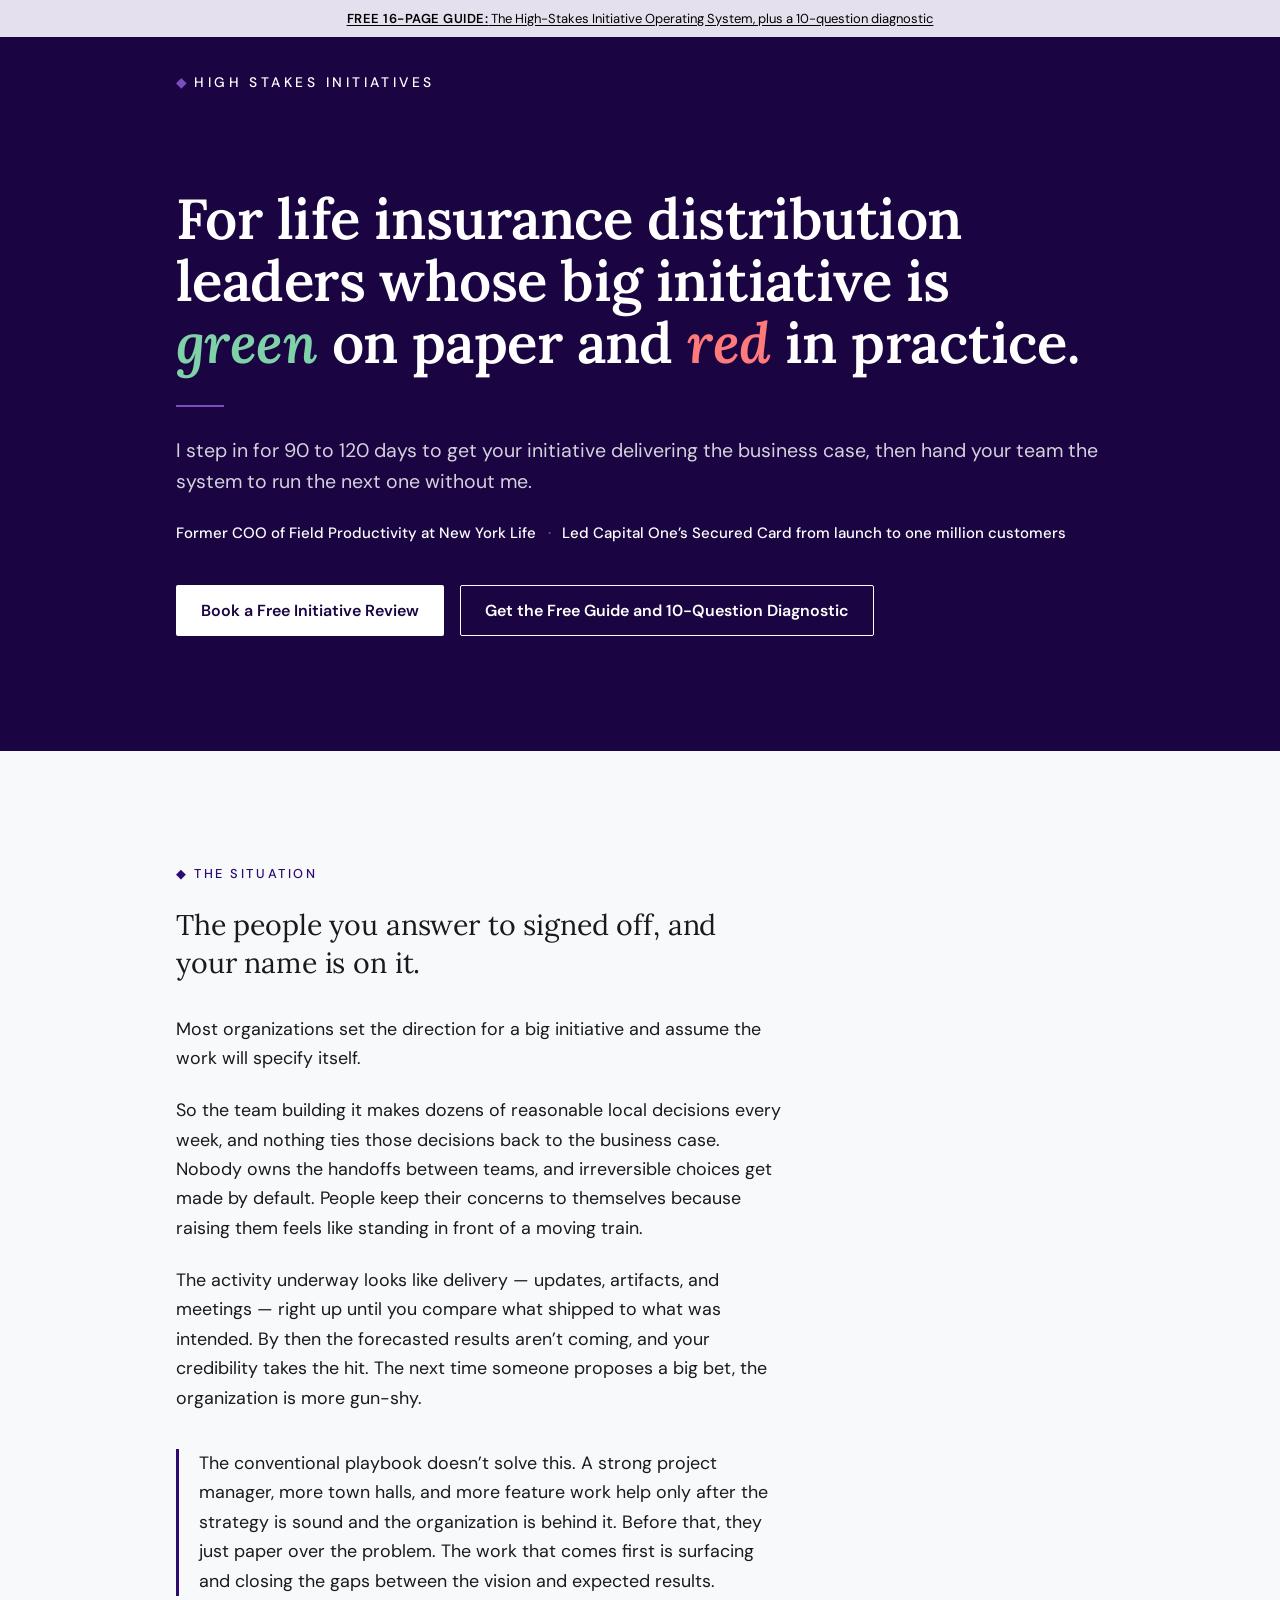
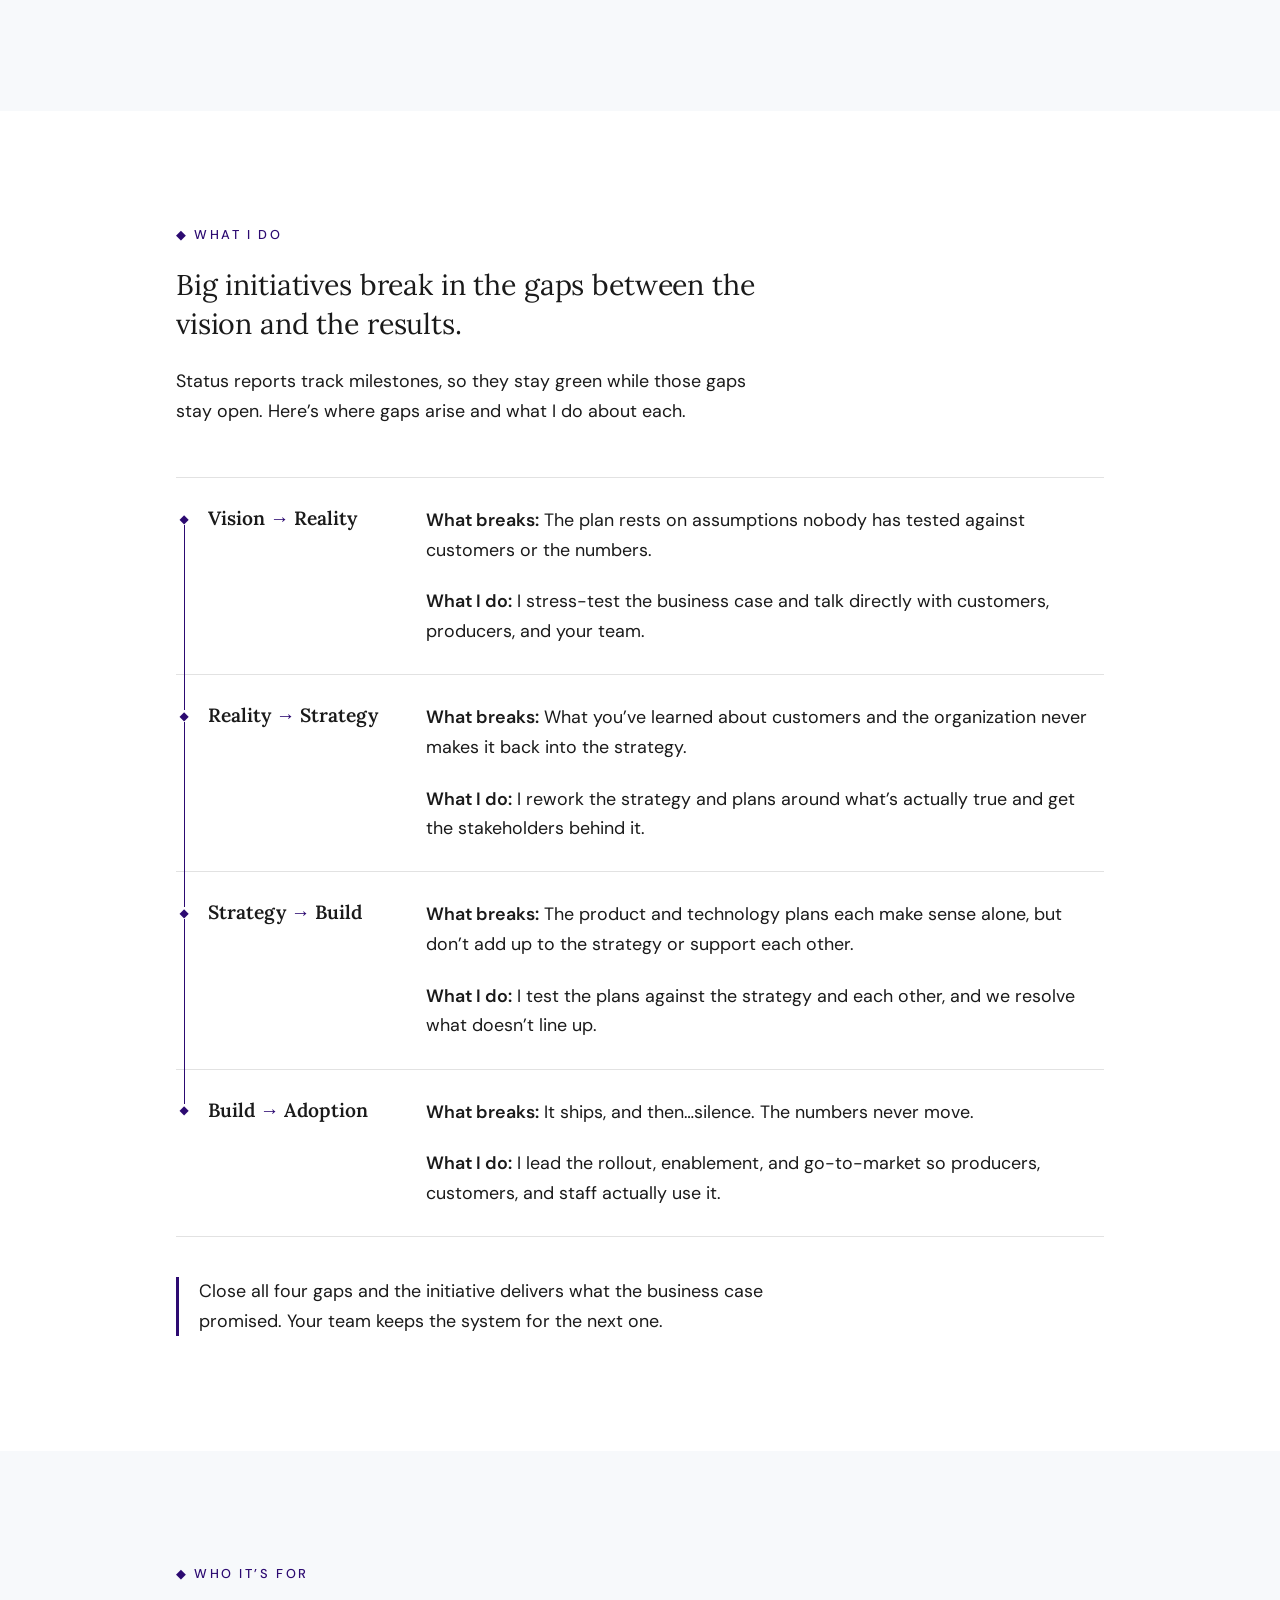
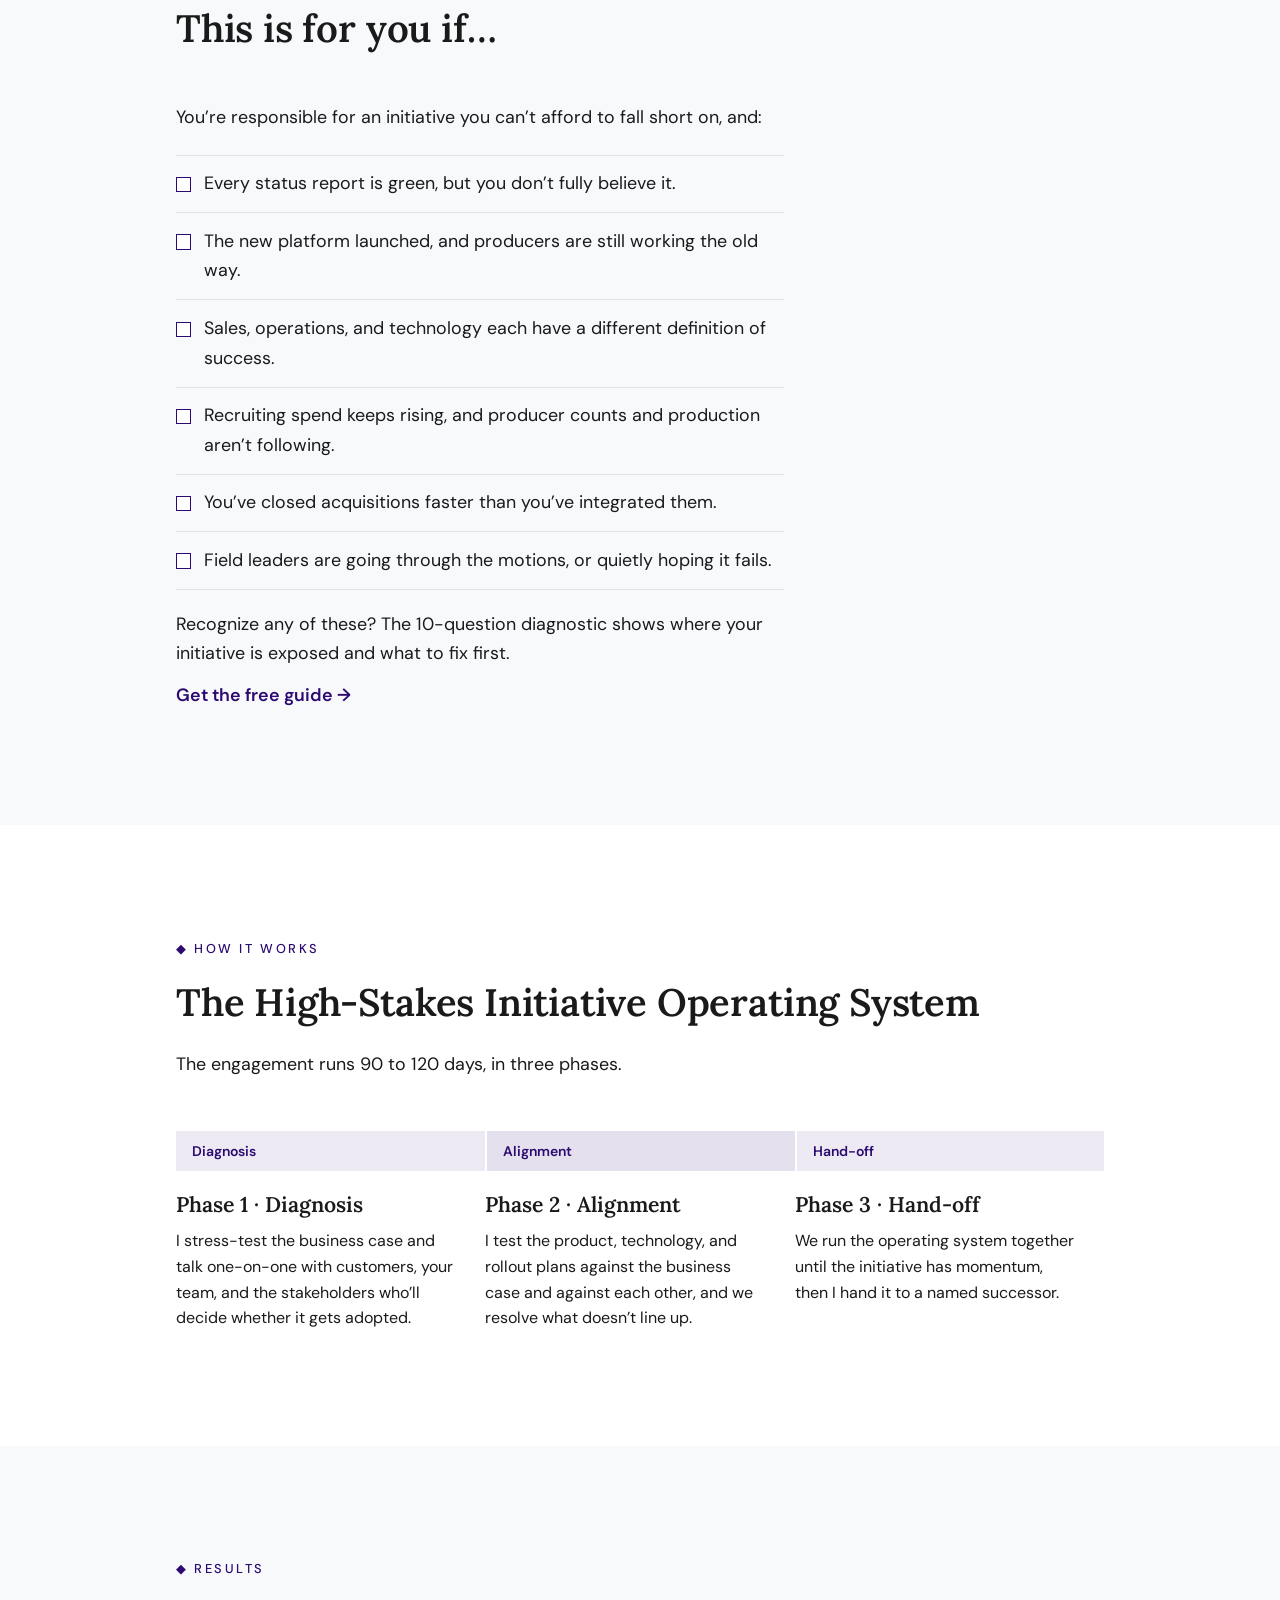
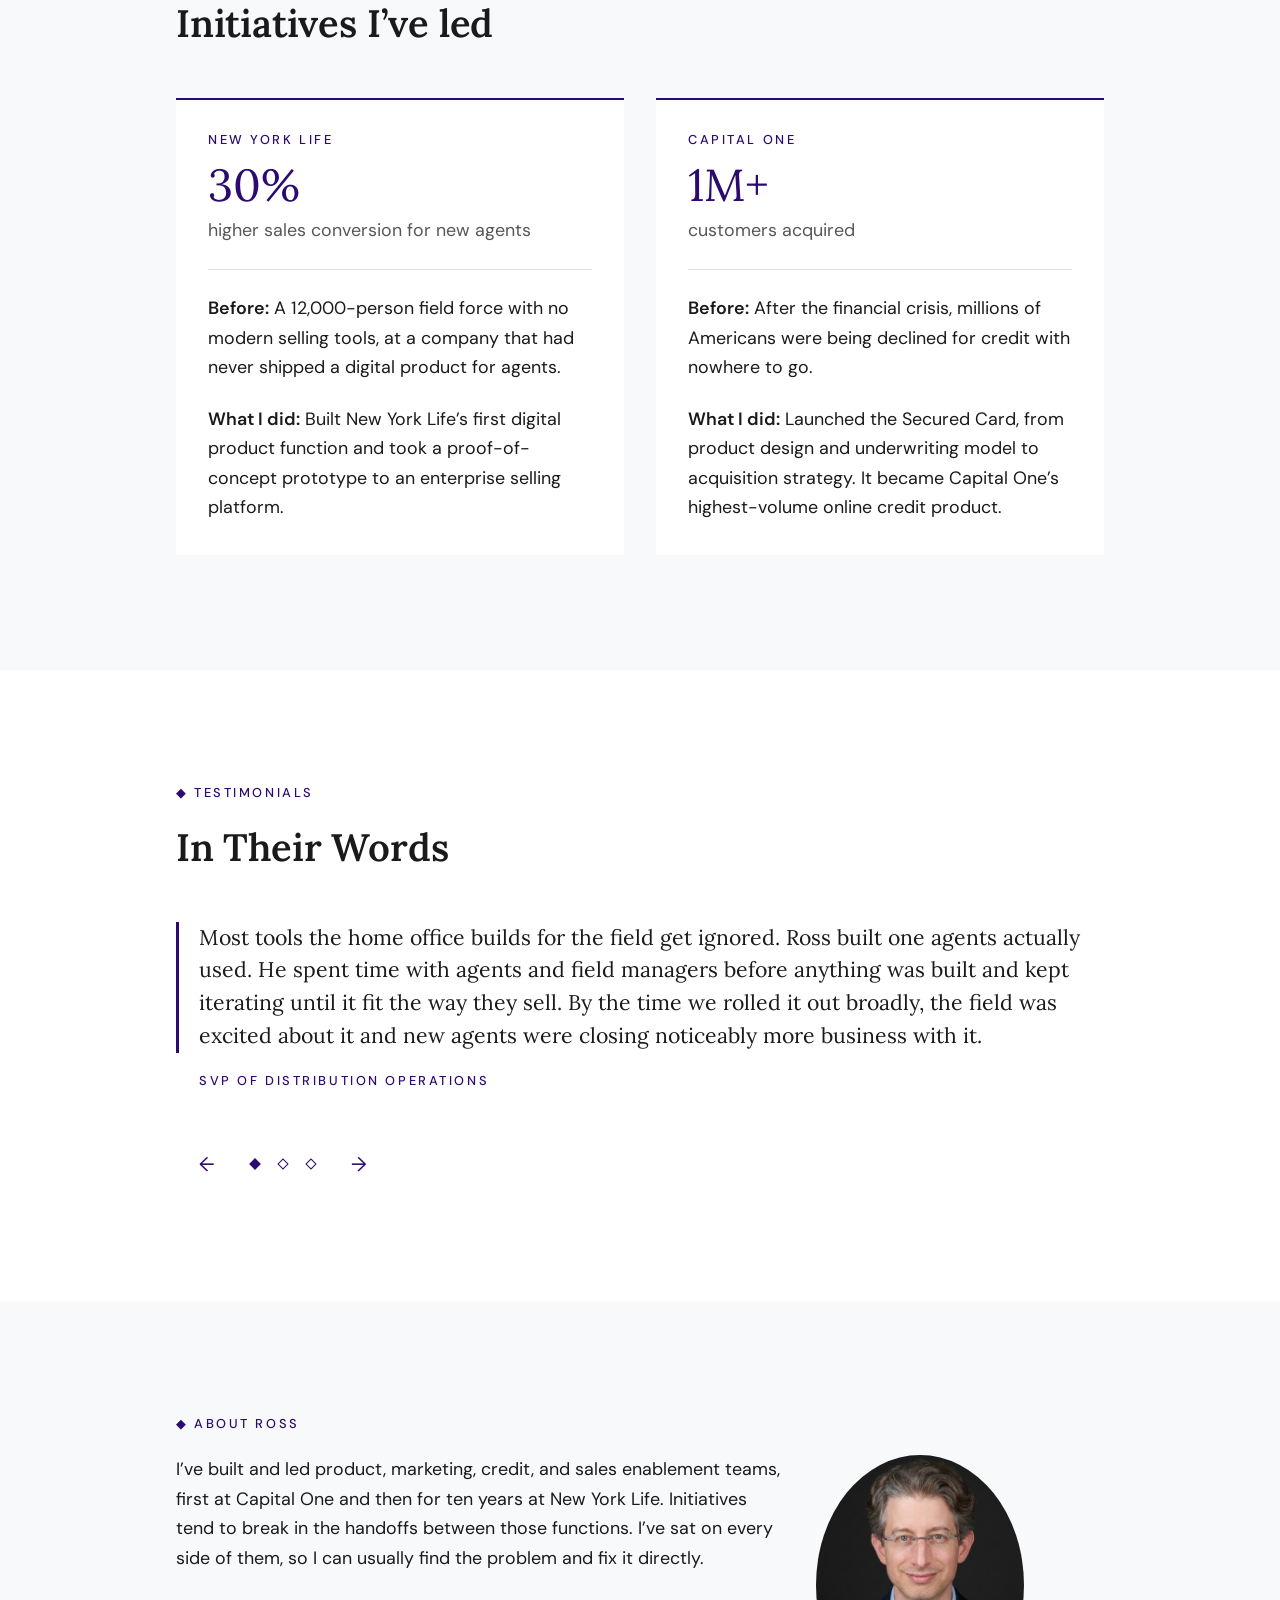
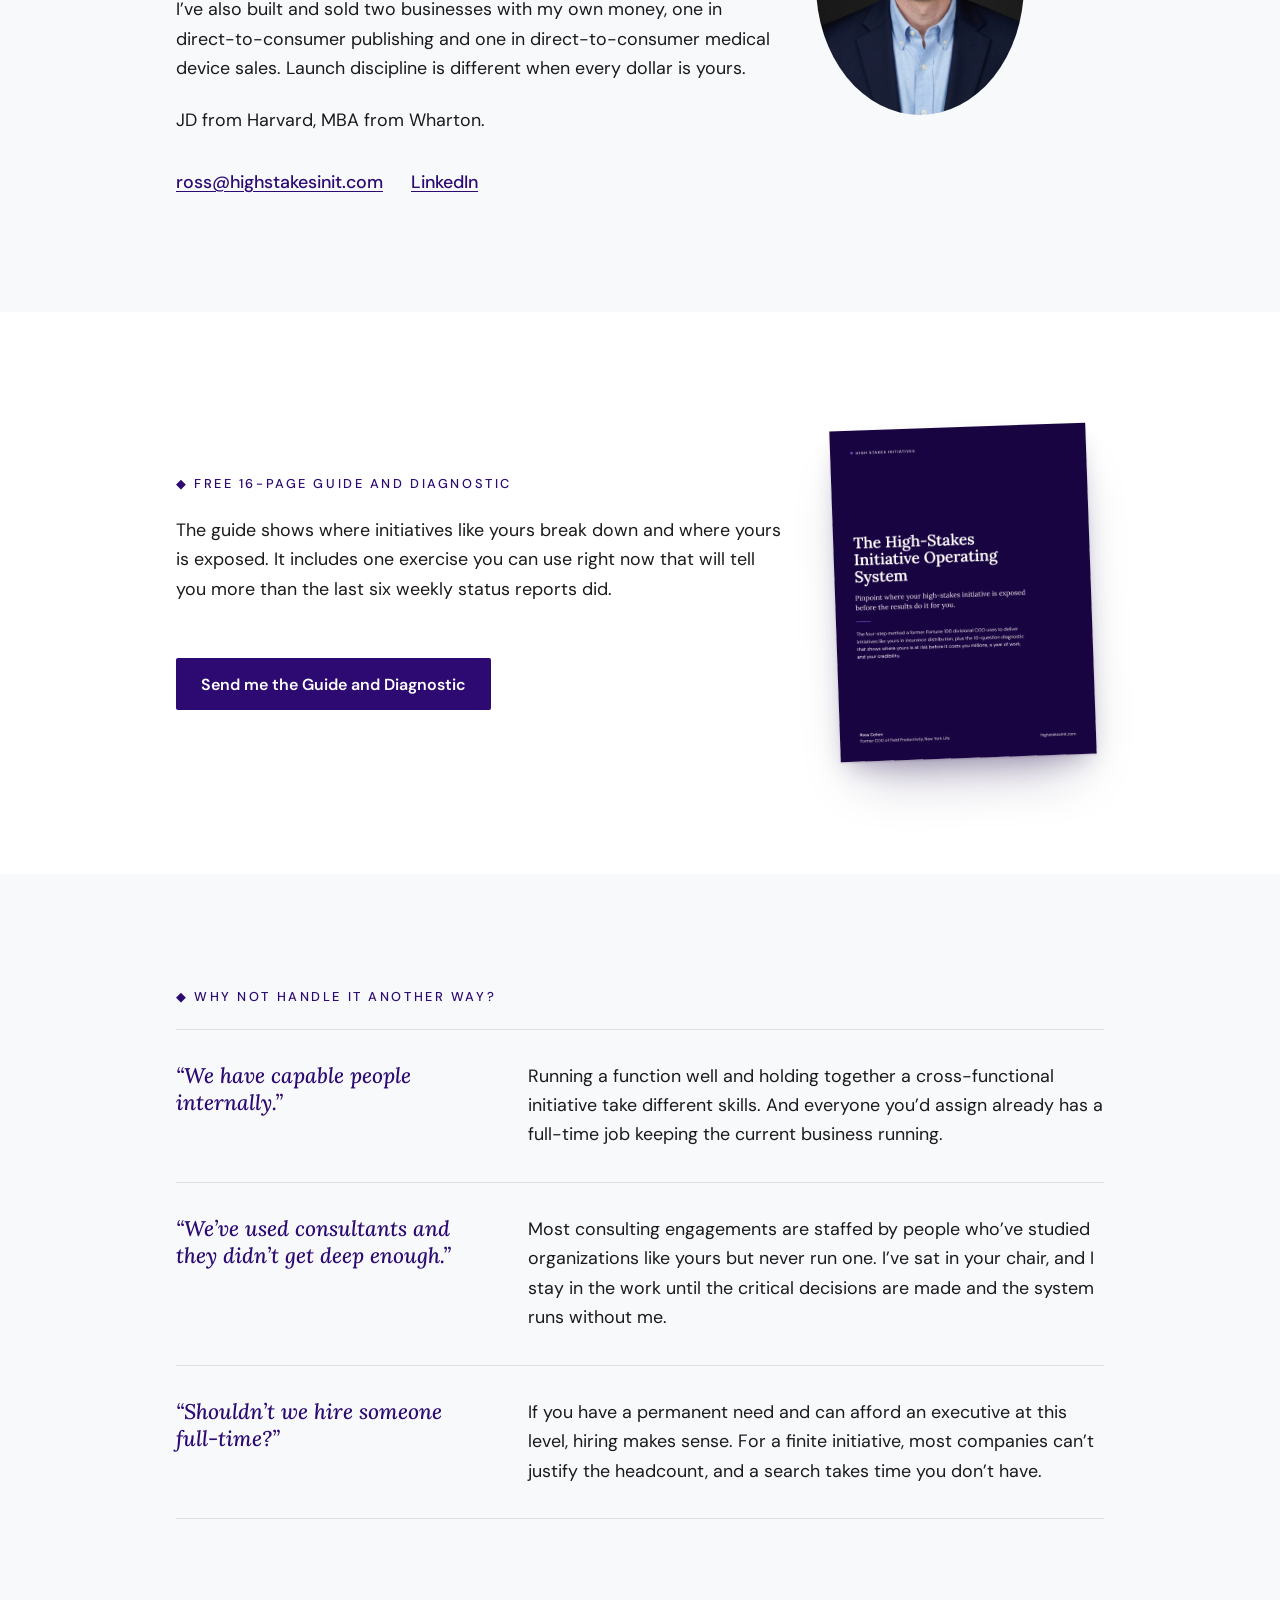
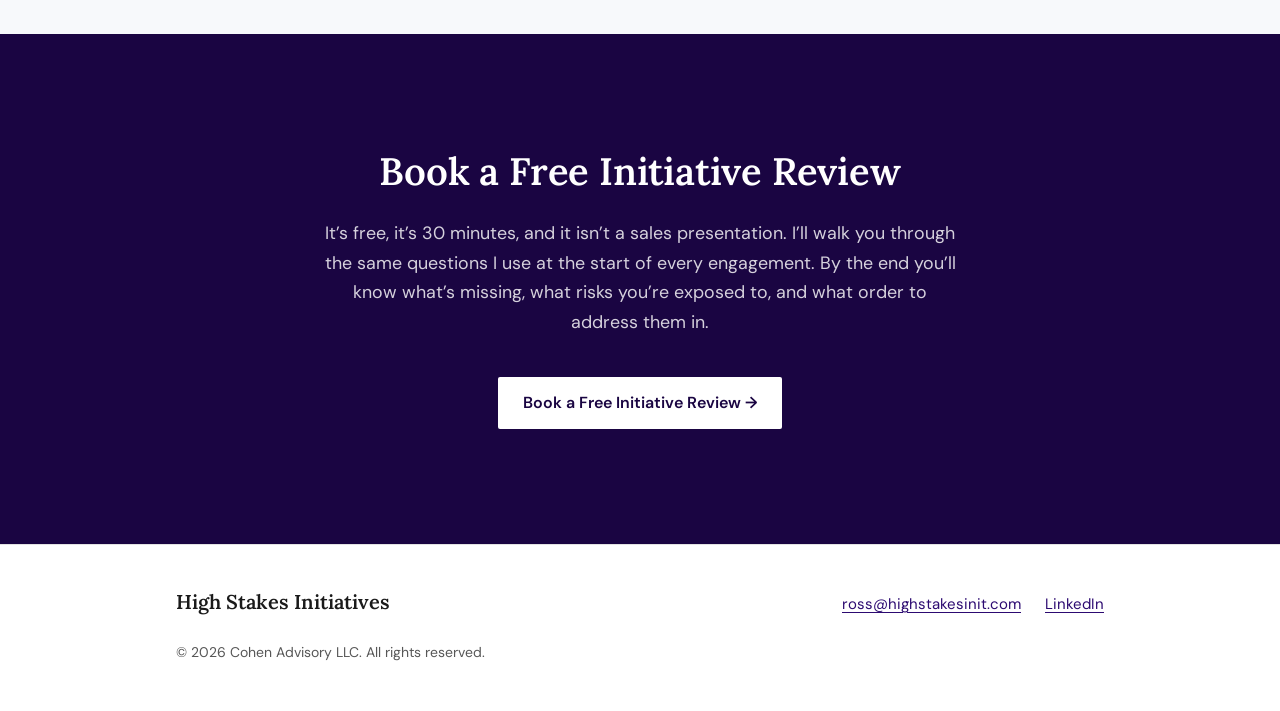
<file: index.html>
<!DOCTYPE html>
<html lang="en">
<head>
  <meta charset="utf-8">
  <meta name="viewport" content="width=device-width, initial-scale=1">
  <title>High Stakes Initiatives | Ross Cohen</title>
  <meta name="description" content="For life insurance distribution leaders whose big initiative is green on paper and red in practice.">
  <link rel="canonical" href="https://www.highstakesinit.com/">

  <meta property="og:type" content="website">
  <meta property="og:site_name" content="High Stakes Initiatives">
  <meta property="og:title" content="High Stakes Initiatives | Ross Cohen">
  <meta property="og:description" content="For life insurance distribution leaders whose big initiative is green on paper and red in practice.">
  <meta property="og:url" content="https://www.highstakesinit.com/">
  <meta property="og:image" content="https://www.highstakesinit.com/assets/og-image.png">
  <meta property="og:image:width" content="1200">
  <meta property="og:image:height" content="630">
  <meta name="twitter:card" content="summary_large_image">
  <meta name="twitter:title" content="High Stakes Initiatives | Ross Cohen">
  <meta name="twitter:description" content="For life insurance distribution leaders whose big initiative is green on paper and red in practice.">
  <meta name="twitter:image" content="https://www.highstakesinit.com/assets/og-image.png">

  <link rel="icon" type="image/svg+xml" href="data:image/svg+xml,%3Csvg xmlns='http://www.w3.org/2000/svg' viewBox='0 0 32 32'%3E%3Crect width='32' height='32' fill='%232c0a71'/%3E%3Cpath d='M16 6 26 16 16 26 6 16z' fill='%23fff'/%3E%3C/svg%3E">

  <link rel="preconnect" href="https://fonts.googleapis.com">
  <link rel="preconnect" href="https://fonts.gstatic.com" crossorigin>
  <link rel="stylesheet" href="https://fonts.googleapis.com/css2?family=DM+Sans:opsz,wght@9..40,400;9..40,500;9..40,600&family=Lora:ital,wght@0,400;0,600;1,400;1,500&display=swap">
  <link rel="stylesheet" href="css/styles.css">

  <!-- TODO (analytics): add the analytics snippet here when one is chosen. -->
</head>
<body>

  <header class="site-header on-dark">
    <a class="topbar" href="guide.html"><strong>FREE 16-PAGE GUIDE:</strong> The High-Stakes Initiative Operating System, plus a 10-question diagnostic</a>
    <div class="container header-row">
      <a href="./" class="logo-mark" aria-label="High Stakes Initiatives, home"><span class="diamond" aria-hidden="true">◆</span> High Stakes Initiatives</a>    </div>
  </header>

  <main>

    <!-- 1. Hero -->
    <section class="hero section bg-deep on-dark">
      <div class="container">
        <h1>For life insurance distribution leaders whose big initiative is <span class="status-green">green</span> on paper and <span class="status-red">red</span> in practice.</h1>
        <span class="rule-accent" aria-hidden="true"></span>
        <p class="hero-sub">I step in for 90 to 120 days to get your initiative delivering the business case, then hand your team the system to run the next one without me.</p>
        <p class="hero-cred">Former COO of Field Productivity at New York Life <span class="sep" aria-hidden="true">·</span> Led Capital One’s Secured Card from launch to one million customers</p>
        <div class="btn-row">
          <a class="btn btn-light" href="https://calendar.app.google/Nv3dT4DiFJSwewsb7" target="_blank" rel="noopener">Book a Free Initiative Review</a>
          <a class="btn btn-outline" href="guide.html">Get the Free Guide and 10-Question Diagnostic</a>
        </div>
      </div>
    </section>

    <!-- 2. The situation -->
    <section class="situation section bg-panel" aria-labelledby="situation-heading">
      <div class="container">
        <p class="eyebrow"><span class="diamond" aria-hidden="true">◆</span> The situation</p>
        <div class="measure">
          <h2 class="lead" id="situation-heading">The people you answer to signed off, and your name is on it.</h2>
          <p>Most organizations set the direction for a big initiative and assume the work will specify itself.</p>
          <p>So the team building it makes dozens of reasonable local decisions every week, and nothing ties those decisions back to the business case. Nobody owns the handoffs between teams, and irreversible choices get made by default. People keep their concerns to themselves because raising them feels like standing in front of a moving train.</p>
          <p>The activity underway looks like delivery — updates, artifacts, and meetings — right up until you compare what shipped to what was intended. By then the forecasted results aren’t coming, and your credibility takes the hit. The next time someone proposes a big bet, the organization is more gun-shy.</p>
          <p class="callout">The conventional playbook doesn’t solve this. A strong project manager, more town halls, and more feature work help only after the strategy is sound and the organization is behind it. Before that, they just paper over the problem. The work that comes first is surfacing and closing the gaps between the vision and expected results.</p>
          </div>
      </div>
    </section>

    <!-- 3. What I Do: one row per gap (transition, what breaks, what I do) -->
    <section class="section" aria-labelledby="what-heading">
      <div class="container">
        <div class="section-head">
          <p class="eyebrow"><span class="diamond" aria-hidden="true">◆</span> What I Do</p>
          <h2 class="lead" id="what-heading">Big initiatives break in the gaps between the vision and the results.</h2>
          <p>Status reports track milestones, so they stay green while those gaps stay open. Here’s where gaps arise and what I do about each.</p>
        </div>
        <ol class="gaps">
          <li class="gap-row">
            <span class="gap-marker" aria-hidden="true">◆</span>
            <h3 class="gap-transition">Vision <span class="gap-arrow" aria-hidden="true">→</span><span class="visually-hidden">to</span> Reality</h3>
            <div class="gap-text">
              <p><strong>What breaks:</strong> The plan rests on assumptions nobody has tested against customers or the numbers.</p>
              <p><strong>What I do:</strong> I stress-test the business case and talk directly with customers, producers, and your team.</p>
            </div>
          </li>
          <li class="gap-row">
            <span class="gap-marker" aria-hidden="true">◆</span>
            <h3 class="gap-transition">Reality <span class="gap-arrow" aria-hidden="true">→</span><span class="visually-hidden">to</span> Strategy</h3>
            <div class="gap-text">
              <p><strong>What breaks:</strong> What you’ve learned about customers and the organization never makes it back into the strategy.</p>
              <p><strong>What I do:</strong> I rework the strategy and plans around what’s actually true and get the stakeholders behind it.</p>
            </div>
          </li>
          <li class="gap-row">
            <span class="gap-marker" aria-hidden="true">◆</span>
            <h3 class="gap-transition">Strategy <span class="gap-arrow" aria-hidden="true">→</span><span class="visually-hidden">to</span> Build</h3>
            <div class="gap-text">
              <p><strong>What breaks:</strong> The product and technology plans each make sense alone, but don’t add up to the strategy or support each other.</p>
              <p><strong>What I do:</strong> I test the plans against the strategy and each other, and we resolve what doesn’t line up.</p>
            </div>
          </li>
          <li class="gap-row">
            <span class="gap-marker" aria-hidden="true">◆</span>
            <h3 class="gap-transition">Build <span class="gap-arrow" aria-hidden="true">→</span><span class="visually-hidden">to</span> Adoption</h3>
            <div class="gap-text">
              <p><strong>What breaks:</strong> It ships, and then…silence. The numbers never move.</p>
              <p><strong>What I do:</strong> I lead the rollout, enablement, and go-to-market so producers, customers, and staff actually use it.</p>
            </div>
          </li>
        </ol>
        <p class="callout gaps-note">Close all four gaps and the initiative delivers what the business case promised. Your team keeps the system for the next one.</p>
      </div>
    </section>

    <!-- 4. Who It’s For -->
    <section class="section bg-panel" aria-labelledby="who-heading">
      <div class="container">
        <div class="section-head">
          <p class="eyebrow"><span class="diamond" aria-hidden="true">◆</span> Who It’s For</p>
          <h2 id="who-heading">This is for you if…</h2>
        </div>
        <div class="measure">
          <p>You’re responsible for an initiative you can’t afford to fall short on, and:</p>
          <ul class="symptom-list">
            <li>Every status report is green, but you don’t fully believe it.</li>
            <li>The new platform launched, and producers are still working the old way.</li>
            <li>Sales, operations, and technology each have a different definition of success.</li>
            <li>Recruiting spend keeps rising, and producer counts and production aren’t following.</li>
            <li>You’ve closed acquisitions faster than you’ve integrated them.</li>
            <li>Field leaders are going through the motions, or quietly hoping it fails.</li>
          </ul>
          <p class="symptom-close">Recognize any of these? The 10-question diagnostic shows where your initiative is exposed and what to fix first.</p>
          <a class="symptom-link" href="guide.html">Get the free guide →</a>
        </div>
      </div>
    </section>

    <!-- 5. How It Works: the High-Stakes Initiative Operating System -->
    <section class="section compact" aria-labelledby="os-heading">
      <div class="container">
        <div class="section-head">
          <p class="eyebrow"><span class="diamond" aria-hidden="true">◆</span> How It Works</p>
          <h2 id="os-heading">The High-Stakes Initiative Operating System</h2>
          <p>The engagement runs 90 to 120 days, in three phases.</p>
        </div>

        <ol class="timeline">
          <li class="tl-phase">
            <div class="tl-bar" aria-hidden="true">Diagnosis</div>
            <div class="tl-body">
              <h3>Phase 1 · Diagnosis</h3>
              <p>I stress-test the business case and talk one-on-one with customers, your team, and the stakeholders who’ll decide whether it gets adopted.</p>
            </div>
          </li>
          <li class="tl-phase">
            <div class="tl-bar" aria-hidden="true">Alignment</div>
            <div class="tl-body">
              <h3>Phase 2 · Alignment</h3>
              <p>I test the product, technology, and rollout plans against the business case and against each other, and we resolve what doesn’t line up.</p>
            </div>
          </li>
          <li class="tl-phase">
            <div class="tl-bar" aria-hidden="true">Hand-off</div>
            <div class="tl-body">
              <h3>Phase 3 · Hand-off</h3>
              <p>We run the operating system together until the initiative has momentum, then I hand it to a named successor.</p>
            </div>
          </li>
        </ol>      </div>
    </section>

    <!-- 6. Results -->
    <section class="section bg-panel" aria-labelledby="results-heading">
      <div class="container">
        <div class="section-head">
          <p class="eyebrow"><span class="diamond" aria-hidden="true">◆</span> Results</p>
          <h2 id="results-heading">Initiatives I’ve led</h2>
        </div>
        <div class="results">
          <article class="result-card">
            <h3 class="eyebrow">New York Life</h3>
            <p class="result-figure">30%</p>
            <p class="result-desc">higher sales conversion for new agents</p>
            <div class="result-body">
              <p><strong>Before:</strong> A 12,000-person field force with no modern selling tools, at a company that had never shipped a digital product for agents.</p>
              <p><strong>What I did:</strong> Built New York Life’s first digital product function and took a proof-of-concept prototype to an enterprise selling platform.</p>
            </div>
          </article>
          <article class="result-card">
            <h3 class="eyebrow">Capital One</h3>
            <p class="result-figure">1M+</p>
            <p class="result-desc">customers acquired</p>
            <div class="result-body">
              <p><strong>Before:</strong> After the financial crisis, millions of Americans were being declined for credit with nowhere to go.</p>
              <p><strong>What I did:</strong> Launched the Secured Card, from product design and underwriting model to acquisition strategy. It became Capital One’s highest-volume online credit product.</p>
            </div>
          </article>
        </div>
      </div>
    </section>

    <!-- 7. Testimonials: carousel. Without JS all quotes show stacked; the script at the end of the page turns it into a one-at-a-time carousel. -->
    <section class="section" aria-labelledby="words-heading">
      <div class="container">
        <div class="section-head">
          <p class="eyebrow"><span class="diamond" aria-hidden="true">◆</span> Testimonials</p>
          <h2 id="words-heading">In Their Words</h2>
        </div>
        <div class="tcar" aria-roledescription="carousel" aria-labelledby="words-heading">
          <div class="tcar-viewport" aria-live="polite">
            <figure class="tcar-slide" role="group" aria-roledescription="slide" aria-label="1 of 3">
              <blockquote class="tcar-quote">
                <p>Most tools the home office builds for the field get ignored. Ross built one agents actually used. He spent time with agents and field managers before anything was built and kept iterating until it fit the way they sell. By the time we rolled it out broadly, the field was excited about it and new agents were closing noticeably more business with it.</p>
              </blockquote>
              <figcaption class="eyebrow tcar-cite">SVP of Distribution Operations</figcaption>
            </figure>
            <figure class="tcar-slide" role="group" aria-roledescription="slide" aria-label="2 of 3">
              <blockquote class="tcar-quote">
                <p>Ross led our channel and sales strategy and brought real analytical discipline to it. Every channel and program had to earn its budget, and he could tell you which ones were working and why. The testing agenda he led made our go-to-market sharper and more efficient, which helped us scale the company substantially. He’s equally comfortable talking about analysis and the people side often required to move the needle.</p>
              </blockquote>
              <figcaption class="eyebrow tcar-cite">CEO</figcaption>
            </figure>
            <figure class="tcar-slide" role="group" aria-roledescription="slide" aria-label="3 of 3">
              <blockquote class="tcar-quote">
                <p>Ross is unusually good at understanding what each group around the table needs, including the ones who aren’t saying it. He balanced competing stakeholder needs and brought disagreements into the open early, while they were still easy to resolve. The decisions he drove ultimately held up in market.</p>
              </blockquote>
              <figcaption class="eyebrow tcar-cite">COO of Distribution</figcaption>
            </figure>
          </div>
          <button class="tcar-btn tcar-prev" type="button" aria-label="Previous testimonial"><span aria-hidden="true">←</span></button>
          <button class="tcar-btn tcar-next" type="button" aria-label="Next testimonial"><span aria-hidden="true">→</span></button>
          <!-- Dots are rebuilt by the script from the number of slides -->
          <div class="tcar-dots">
            <button class="tcar-dot" type="button" aria-label="Show testimonial 1" aria-current="true"></button>
            <button class="tcar-dot" type="button" aria-label="Show testimonial 2" aria-current="false"></button>
            <button class="tcar-dot" type="button" aria-label="Show testimonial 3" aria-current="false"></button>
            <span class="visually-hidden tcar-status">Testimonial 1 of 3</span>
          </div>
        </div>
      </div>
    </section>

    <!-- 8. About Ross -->
    <section class="section bg-panel" aria-labelledby="about-heading">
      <div class="container about about-photo-right">
        <h2 class="eyebrow about-head" id="about-heading"><span class="diamond" aria-hidden="true">◆</span> About Ross</h2>
        <div class="about-text">
          <p>I’ve built and led product, marketing, credit, and sales enablement teams, first at Capital One and then for ten years at New York Life. Initiatives tend to break in the handoffs between those functions. I’ve sat on every side of them, so I can usually find the problem and fix it directly.</p>
          <p>I’ve also built and sold two businesses with my own money, one in direct-to-consumer publishing and one in direct-to-consumer medical device sales. Launch discipline is different when every dollar is yours.</p>
          <p>JD from Harvard, MBA from Wharton.</p>
          <ul class="contact-links">
            <li><a href="mailto:ross@highstakesinit.com">ross@highstakesinit.com</a></li>
            <li><a href="https://www.linkedin.com/in/recohen">LinkedIn</a></li>
          </ul>
        </div>
        <img class="about-photo" src="assets/Profile.png" width="896" height="896" loading="lazy" alt="Ross Cohen">
      </div>
    </section>

    <!-- 9. Free guide promo -->
    <section class="section" aria-labelledby="guide-heading">
      <div class="container promo">
        <div class="promo-text">
          <h2 class="eyebrow" id="guide-heading"><span class="diamond" aria-hidden="true">◆</span> Free 16-Page Guide and Diagnostic</h2>
          <p>The guide shows where initiatives like yours break down and where yours is exposed. It includes one exercise you can use right now that will tell you more than the last six weekly status reports did.</p>
          <a class="btn btn-primary" href="guide.html">Send me the Guide and Diagnostic</a>
        </div>
        <div class="promo-cover">
          <picture>
            <source srcset="assets/guide-cover.webp" type="image/webp">
            <img class="paper tilt" src="assets/guide-cover.png" width="1200" height="1553" loading="lazy" alt="Cover of the guide The High-Stakes Initiative Operating System">
          </picture>
        </div>
      </div>
    </section>

    <!-- 10. FAQ: Why not handle it another way? -->
    <section class="section bg-panel" aria-labelledby="faq-heading">
      <div class="container">
        <div>
          <h2 class="eyebrow" id="faq-heading"><span class="diamond" aria-hidden="true">◆</span> Why not handle it another way?</h2>
          <div class="faq">
            <div class="faq-item">
              <h3>“We have capable people internally.”</h3>
              <p>Running a function well and holding together a cross-functional initiative take different skills. And everyone you’d assign already has a full-time job keeping the current business running.</p>
            </div>
            <div class="faq-item">
              <h3>“We’ve used consultants and they didn’t get deep enough.”</h3>
              <p>Most consulting engagements are staffed by people who’ve studied organizations like yours but never run one. I’ve sat in your chair, and I stay in the work until the critical decisions are made and the system runs without me.</p>
            </div>
            <div class="faq-item">
              <h3>“Shouldn’t we hire someone full-time?”</h3>
              <p>If you have a permanent need and can afford an executive at this level, hiring makes sense. For a finite initiative, most companies can’t justify the headcount, and a search takes time you don’t have.</p>
            </div>
          </div>
        </div>
      </div>
    </section>

    <!-- 11. Final CTA -->
    <section class="section bg-deep on-dark cta-band" aria-labelledby="cta-heading">
      <div class="container">
        <h2 id="cta-heading">Book a Free Initiative Review</h2>
        <p>It’s free, it’s 30 minutes, and it isn’t a sales presentation. I’ll walk you through the same questions I use at the start of every engagement. By the end you’ll know what’s missing, what risks you’re exposed to, and what order to address them in.</p>
        <div class="btn-row">
          <a class="btn btn-light" href="https://calendar.app.google/Nv3dT4DiFJSwewsb7" target="_blank" rel="noopener">Book a Free Initiative Review&nbsp;→</a>
        </div>
      </div>
    </section>

  </main>

  <footer class="site-footer">
    <div class="container">
      <div class="footer-row">
        <p class="wordmark">High Stakes Initiatives</p>
        <ul class="footer-links">
          <li><a href="mailto:ross@highstakesinit.com">ross@highstakesinit.com</a></li>
          <li><a href="https://www.linkedin.com/in/recohen">LinkedIn</a></li>
        </ul>
      </div>
      <p class="legal">© 2026 Cohen Advisory LLC. All rights reserved.</p>
    </div>
  </footer>

  <script>
  /* Testimonial carousel: one quote at a time, arrows, dots, keyboard, swipe.
     No auto-advance. Without this script all quotes simply show stacked.
     Everything is driven by the number of .tcar-slide elements, so adding a
     quote only needs a new <figure>; dots and "N of M" labels follow. */
  (function () {
    var root = document.querySelector('.tcar');
    if (!root) return;
    var view = root.querySelector('.tcar-viewport');
    var slides = Array.prototype.slice.call(root.querySelectorAll('.tcar-slide'));
    var dotsWrap = root.querySelector('.tcar-dots');
    var status = root.querySelector('.tcar-status');
    var current = 0;

    // One dot per slide, and "N of M" slide labels, built from the slide count
    Array.prototype.slice.call(dotsWrap.querySelectorAll('.tcar-dot')).forEach(function (d) { d.remove(); });
    var dots = slides.map(function (slide, i) {
      slide.setAttribute('aria-label', (i + 1) + ' of ' + slides.length);
      var dot = document.createElement('button');
      dot.type = 'button';
      dot.className = 'tcar-dot';
      dot.setAttribute('aria-label', 'Show testimonial ' + (i + 1));
      dotsWrap.insertBefore(dot, status);
      return dot;
    });

    function show(n) {
      current = (n + slides.length) % slides.length; // wraps both ways
      slides.forEach(function (slide, i) {
        var on = i === current;
        slide.classList.toggle('is-active', on);
        if (on) {
          slide.removeAttribute('aria-hidden');
          slide.inert = false;
        } else {
          slide.setAttribute('aria-hidden', 'true');
          slide.inert = true;
        }
      });
      dots.forEach(function (dot, i) {
        dot.setAttribute('aria-current', i === current ? 'true' : 'false');
      });
      status.textContent = 'Testimonial ' + (current + 1) + ' of ' + slides.length;
    }

    // Fixed height = the tallest slide at the current width, so the page never jumps
    function size() {
      var tallest = 0;
      slides.forEach(function (slide) {
        tallest = Math.max(tallest, slide.offsetHeight);
      });
      view.style.height = tallest + 'px';
    }

    root.classList.add('is-ready');
    show(0);
    size();
    // Re-measure whenever a slide's size changes (width changes, rotation, zoom, late fonts).
    // Watching the slides, not the viewport, avoids a loop: setting the height doesn't resize them.
    if ('ResizeObserver' in window) {
      var ro = new ResizeObserver(size);
      slides.forEach(function (slide) { ro.observe(slide); });
    } else {
      window.addEventListener('resize', size);
    }
    if (document.fonts && document.fonts.ready) document.fonts.ready.then(size);

    root.querySelector('.tcar-prev').addEventListener('click', function () { show(current - 1); });
    root.querySelector('.tcar-next').addEventListener('click', function () { show(current + 1); });
    dots.forEach(function (dot, i) {
      dot.addEventListener('click', function () { show(i); });
    });

    root.addEventListener('keydown', function (e) {
      if (e.key === 'ArrowLeft') { e.preventDefault(); show(current - 1); }
      if (e.key === 'ArrowRight') { e.preventDefault(); show(current + 1); }
    });

    // Swipe: horizontal touch/pen drags only; mostly-vertical drags are left to page scrolling
    var startX = null, startY = null;
    view.addEventListener('pointerdown', function (e) {
      if (e.pointerType === 'mouse') return;
      startX = e.clientX;
      startY = e.clientY;
    });
    view.addEventListener('pointerup', function (e) {
      if (startX === null) return;
      var dx = e.clientX - startX, dy = e.clientY - startY;
      startX = startY = null;
      if (Math.abs(dx) > 40 && Math.abs(dx) > Math.abs(dy) * 1.5) {
        show(dx < 0 ? current + 1 : current - 1);
      }
    });
    view.addEventListener('pointercancel', function () { startX = startY = null; });
  })();
  </script>

</body>
</html>
</file>
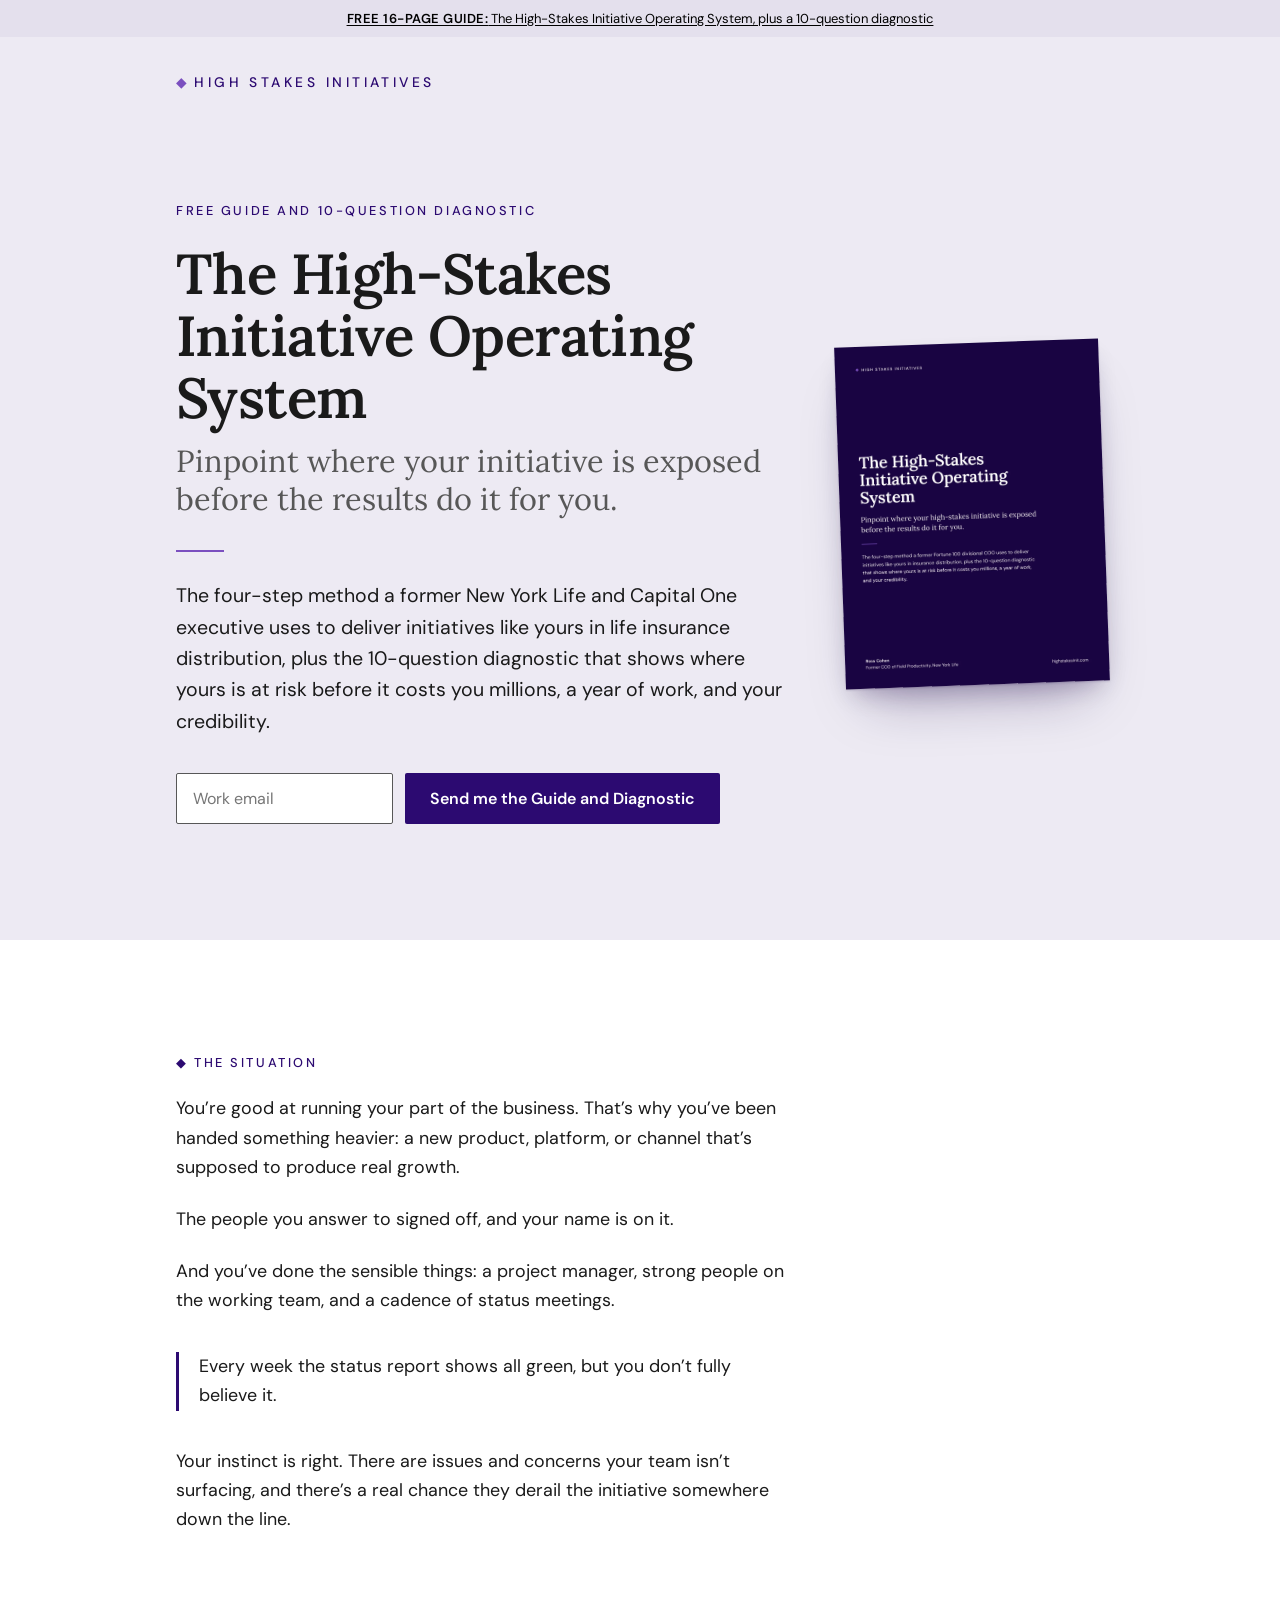
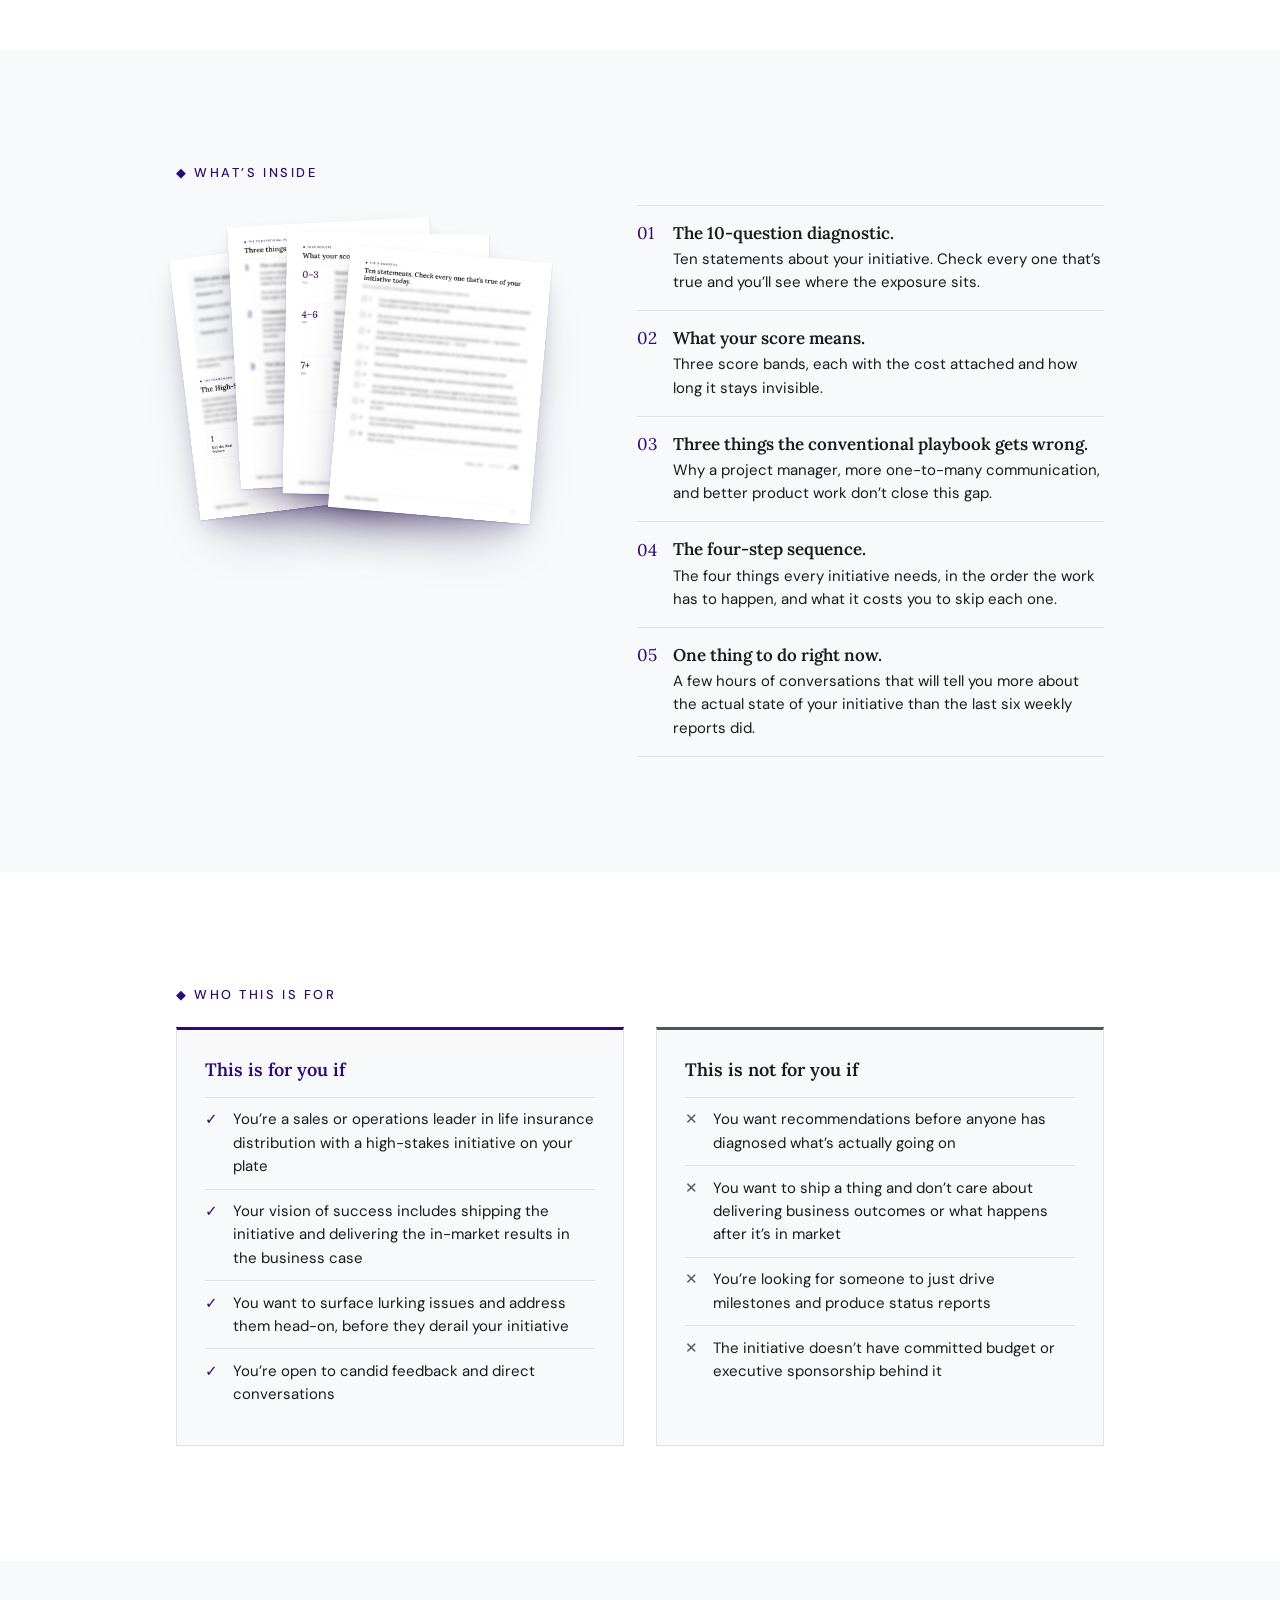
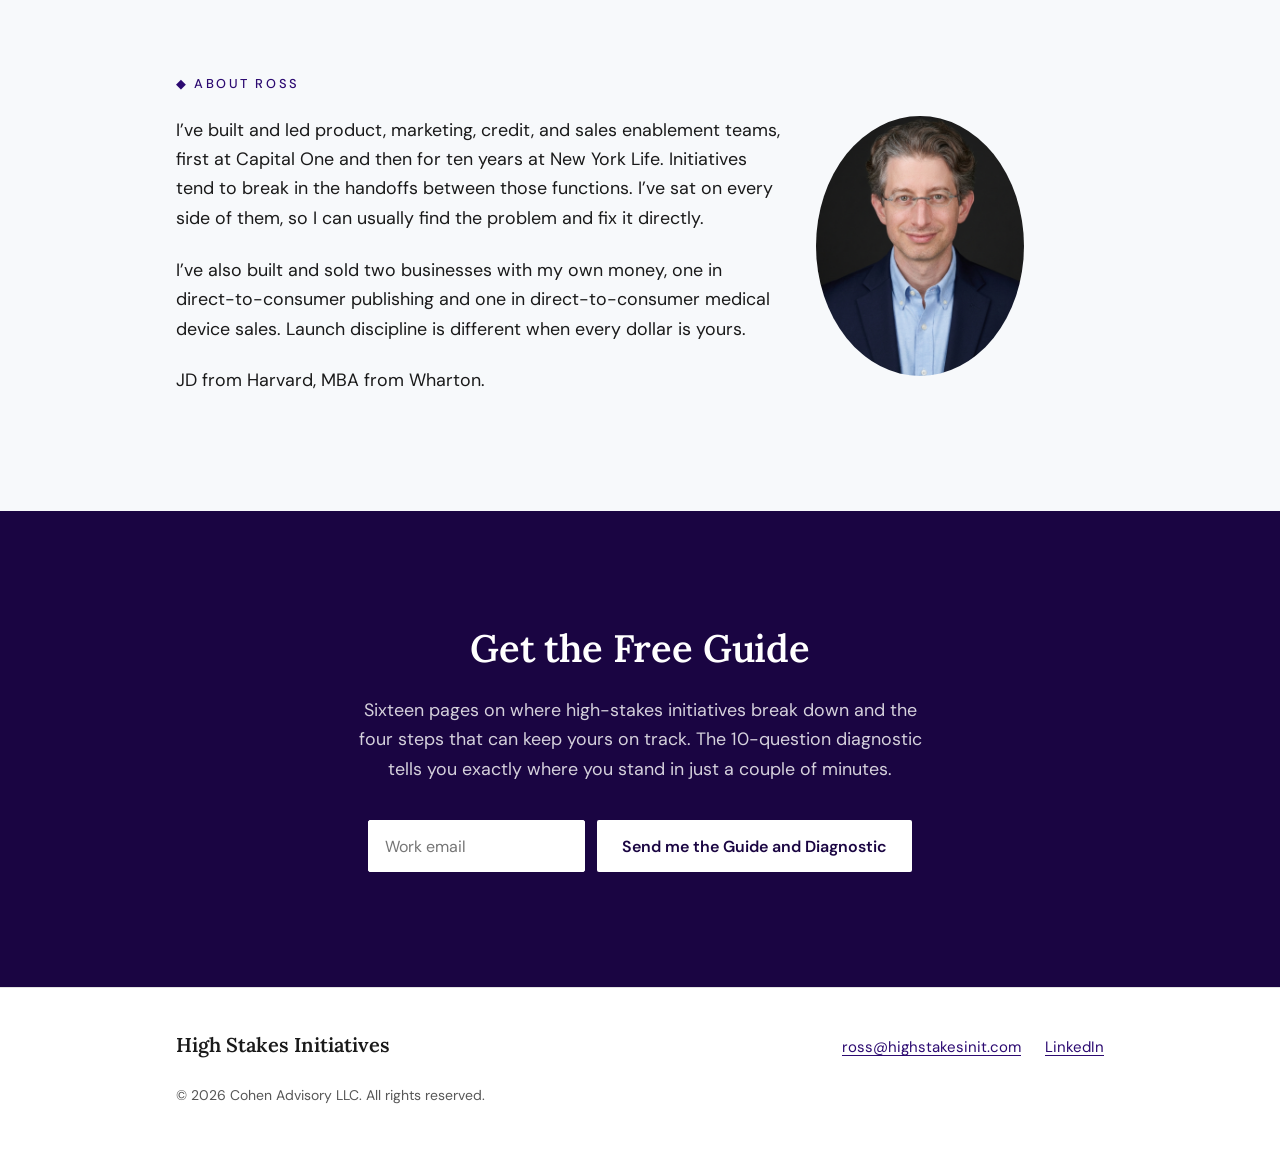
<file: guide.html>
<!DOCTYPE html>
<html lang="en">
<head>
  <meta charset="utf-8">
  <meta name="viewport" content="width=device-width, initial-scale=1">
  <title>Free Guide: The High-Stakes Initiative Operating System | High Stakes Initiatives</title>
  <meta name="description" content="The four-step method a former New York Life and Capital One executive uses to deliver initiatives like yours in life insurance distribution, plus the 10-question diagnostic that shows where yours is at risk.">
  <link rel="canonical" href="https://www.highstakesinit.com/guide.html">

  <meta property="og:type" content="website">
  <meta property="og:site_name" content="High Stakes Initiatives">
  <meta property="og:title" content="Free Guide: The High-Stakes Initiative Operating System | High Stakes Initiatives">
  <meta property="og:description" content="The four-step method a former New York Life and Capital One executive uses to deliver initiatives like yours in life insurance distribution, plus the 10-question diagnostic that shows where yours is at risk.">
  <meta property="og:url" content="https://www.highstakesinit.com/guide.html">
  <meta property="og:image" content="https://www.highstakesinit.com/assets/og-image.png">
  <meta property="og:image:width" content="1200">
  <meta property="og:image:height" content="630">
  <meta name="twitter:card" content="summary_large_image">
  <meta name="twitter:title" content="Free Guide: The High-Stakes Initiative Operating System | High Stakes Initiatives">
  <meta name="twitter:description" content="The four-step method a former New York Life and Capital One executive uses to deliver initiatives like yours in life insurance distribution, plus the 10-question diagnostic that shows where yours is at risk.">
  <meta name="twitter:image" content="https://www.highstakesinit.com/assets/og-image.png">

  <link rel="icon" type="image/svg+xml" href="data:image/svg+xml,%3Csvg xmlns='http://www.w3.org/2000/svg' viewBox='0 0 32 32'%3E%3Crect width='32' height='32' fill='%232c0a71'/%3E%3Cpath d='M16 6 26 16 16 26 6 16z' fill='%23fff'/%3E%3C/svg%3E">

  <link rel="preconnect" href="https://fonts.googleapis.com">
  <link rel="preconnect" href="https://fonts.gstatic.com" crossorigin>
  <link rel="stylesheet" href="https://fonts.googleapis.com/css2?family=DM+Sans:opsz,wght@9..40,400;9..40,500;9..40,600&family=Lora:ital,wght@0,400;0,600;1,400;1,500&display=swap">
  <link rel="stylesheet" href="css/styles.css">

  <!-- TODO (analytics): add the analytics snippet here when one is chosen. -->

  <!-- MailerLite Universal -->
  <script>
      (function(w,d,e,u,f,l,n){w[f]=w[f]||function(){(w[f].q=w[f].q||[])
      .push(arguments);},l=d.createElement(e),l.async=1,l.src=u,
      n=d.getElementsByTagName(e)[0],n.parentNode.insertBefore(l,n);})
      (window,document,'script','https://assets.mailerlite.com/js/universal.js','ml');
      ml('account', '2643875');
  </script>
  <!-- End MailerLite Universal -->
</head>
<body>

  <header class="site-header header-light">
    <a class="topbar on-dark" href="#guide-form-top"><strong>FREE 16-PAGE GUIDE:</strong> The High-Stakes Initiative Operating System, plus a 10-question diagnostic</a>
    <div class="container header-row">
      <a href="./" class="logo-mark" aria-label="High Stakes Initiatives, home"><span class="diamond" aria-hidden="true">◆</span> High Stakes Initiatives</a>
    </div>
  </header>

  <main>

    <!-- 1. Hero with form -->
    <section class="hero hero-guide section bg-lavender">
      <div class="container hero-split">
        <div>
          <p class="eyebrow">Free Guide and 10-Question Diagnostic</p>
          <h1>The High-Stakes Initiative Operating System <span class="h1-sub">Pinpoint where your initiative is exposed before the results do it for you.</span></h1>
          <span class="rule-accent" aria-hidden="true"></span>
          <p class="hero-sub">The four-step method a former New York Life and Capital One executive uses to deliver initiatives like yours in life insurance distribution, plus the 10-question diagnostic that shows where yours is at risk before it costs you millions, a year of work, and your credibility.</p>

          <div class="form-wrap">
            <!-- action is the no-JavaScript fallback; with JavaScript, the script below submits it -->
            <form class="guide-form form-anchor" id="guide-form-top" data-source="top" method="post" action="https://assets.mailerlite.com/jsonp/2643875/forms/198941334932817383/subscribe">
              <input type="hidden" name="ml-submit" value="1">
              <input type="hidden" name="anticsrf" value="true">
              <label class="visually-hidden" for="email-top">Work email</label>
              <div class="form-row">
                <input type="email" id="email-top" name="fields[email]" autocomplete="email" placeholder="Work email" required>
                <button class="btn btn-primary" type="submit">Send me the Guide and Diagnostic</button>
              </div>
              <div class="hp" aria-hidden="true">
                <label for="website-top">Website</label>
                <input type="text" id="website-top" name="website" tabindex="-1" autocomplete="off">
              </div>
            </form>
            <div class="form-status" aria-live="polite"></div>
          </div>
        </div>
        <div class="hero-cover">
          <picture>
            <source srcset="assets/guide-cover.webp" type="image/webp">
            <img class="paper tilt" src="assets/guide-cover.png" width="1200" height="1553" alt="Cover of the guide The High-Stakes Initiative Operating System">
          </picture>
        </div>
      </div>
    </section>

    <!-- 2. The situation -->
    <section class="section" aria-labelledby="situation-heading">
      <div class="container">
        <div class="measure">
          <h2 class="eyebrow" id="situation-heading"><span class="diamond" aria-hidden="true">◆</span> The situation</h2>
          <p>You’re good at running your part of the business. That’s why you’ve been handed something heavier: a new product, platform, or channel that’s supposed to produce real growth.</p>
          <p>The people you answer to signed off, and your name is on it.</p>
          <p>And you’ve done the sensible things: a project manager, strong people on the working team, and a cadence of status meetings.</p>
          <p class="callout">Every week the status report shows all green, but you don’t fully believe it.</p>
          <p>Your instinct is right. There are issues and concerns your team isn’t surfacing, and there’s a real chance they derail the initiative somewhere down the line.</p>
        </div>
      </div>
    </section>

    <!-- 3. What's inside -->
    <section class="section bg-panel" aria-labelledby="inside-heading">
      <div class="container">
        <h2 class="eyebrow" id="inside-heading"><span class="diamond" aria-hidden="true">◆</span> What’s Inside</h2>
        <div class="inside">
          <div class="fan">
            <img class="paper" src="assets/guide-inside-4-sequence.webp" width="1200" height="1553" loading="lazy" alt="">
            <img class="paper" src="assets/guide-inside-3-playbook.webp" width="1200" height="1553" loading="lazy" alt="">
            <img class="paper" src="assets/guide-inside-2-score.webp" width="1200" height="1553" loading="lazy" alt="">
            <img class="paper" src="assets/guide-inside-1-diagnostic.webp" width="1200" height="1553" loading="lazy" alt="Pages from the guide">
          </div>
          <ol class="inside-list">
            <li>
              <h3>The 10-question diagnostic.</h3>
              <p>Ten statements about your initiative. Check every one that’s true and you’ll see where the exposure sits.</p>
            </li>
            <li>
              <h3>What your score means.</h3>
              <p>Three score bands, each with the cost attached and how long it stays invisible.</p>
            </li>
            <li>
              <h3>Three things the conventional playbook gets wrong.</h3>
              <p>Why a project manager, more one-to-many communication, and better product work don’t close this gap.</p>
            </li>
            <li>
              <h3>The four-step sequence.</h3>
              <p>The four things every initiative needs, in the order the work has to happen, and what it costs you to skip each one.</p>
            </li>
            <li>
              <h3>One thing to do right now.</h3>
              <p>A few hours of conversations that will tell you more about the actual state of your initiative than the last six weekly reports did.</p>
            </li>
          </ol>
        </div>
      </div>
    </section>

    <!-- 4. For you / not for you -->
    <section class="section" aria-labelledby="fit-heading">
      <div class="container">
        <h2 class="eyebrow" id="fit-heading"><span class="diamond" aria-hidden="true">◆</span> Who This Is For</h2>
        <div class="fit">
        <div class="fit-col fit-yes">
          <h3>This is for you if</h3>
          <ul class="checklist">
            <li><span class="check" aria-hidden="true">✓</span><span>You’re a sales or operations leader in life insurance distribution with a high-stakes initiative on your plate</span></li>
            <li><span class="check" aria-hidden="true">✓</span><span>Your vision of success includes shipping the initiative and delivering the in-market results in the business case</span></li>
            <li><span class="check" aria-hidden="true">✓</span><span>You want to surface lurking issues and address them head-on, before they derail your initiative</span></li>
            <li><span class="check" aria-hidden="true">✓</span><span>You’re open to candid feedback and direct conversations</span></li>
          </ul>
        </div>
        <div class="fit-col fit-no">
          <h3>This is not for you if</h3>
          <ul class="checklist">
            <li><span class="check" aria-hidden="true">✕</span><span>You want recommendations before anyone has diagnosed what’s actually going on</span></li>
            <li><span class="check" aria-hidden="true">✕</span><span>You want to ship a thing and don’t care about delivering business outcomes or what happens after it’s in market</span></li>
            <li><span class="check" aria-hidden="true">✕</span><span>You’re looking for someone to just drive milestones and produce status reports</span></li>
            <li><span class="check" aria-hidden="true">✕</span><span>The initiative doesn’t have committed budget or executive sponsorship behind it</span></li>
          </ul>
        </div>
        </div>
      </div>
    </section>

    <!-- 5. About Ross -->
    <section class="section bg-panel" aria-labelledby="about-heading">
      <div class="container">
        <div class="about about-photo-right">
          <h2 class="eyebrow about-head" id="about-heading"><span class="diamond" aria-hidden="true">◆</span> About Ross</h2>
          <div class="about-text">
            <p>I’ve built and led product, marketing, credit, and sales enablement teams, first at Capital One and then for ten years at New York Life. Initiatives tend to break in the handoffs between those functions. I’ve sat on every side of them, so I can usually find the problem and fix it directly.</p>
            <p>I’ve also built and sold two businesses with my own money, one in direct-to-consumer publishing and one in direct-to-consumer medical device sales. Launch discipline is different when every dollar is yours.</p>
            <p>JD from Harvard, MBA from Wharton.</p>
          </div>
          <img class="about-photo" src="assets/Profile.png" width="896" height="896" loading="lazy" alt="Ross Cohen">
        </div>
      </div>
    </section>

    <!-- 6. Get the free guide -->
    <section class="section bg-deep on-dark cta-band" aria-labelledby="cta-heading">
      <div class="container">
        <div class="cta-narrow">
          <h2 id="cta-heading">Get the Free Guide</h2>
          <p>Sixteen pages on where high-stakes initiatives break down and the four steps that can keep yours on track. The 10-question diagnostic tells you exactly where you stand in just a couple of minutes.</p>
          <div class="form-wrap">
            <!-- action is the no-JavaScript fallback; with JavaScript, the script below submits it -->
            <form class="guide-form" id="guide-form-bottom" data-source="bottom" method="post" action="https://assets.mailerlite.com/jsonp/2643875/forms/198941334932817383/subscribe">
              <input type="hidden" name="ml-submit" value="1">
              <input type="hidden" name="anticsrf" value="true">
              <label class="visually-hidden" for="email-bottom">Work email</label>
              <div class="form-row">
                <input type="email" id="email-bottom" name="fields[email]" autocomplete="email" placeholder="Work email" required>
                <button class="btn btn-light" type="submit">Send me the Guide and Diagnostic</button>
              </div>
              <div class="hp" aria-hidden="true">
                <label for="website-bottom">Website</label>
                <input type="text" id="website-bottom" name="website" tabindex="-1" autocomplete="off">
              </div>
            </form>
            <div class="form-status" aria-live="polite"></div>
          </div>
        </div>
      </div>
    </section>

  </main>

  <footer class="site-footer">
    <div class="container">
      <div class="footer-row">
        <p class="wordmark">High Stakes Initiatives</p>
        <ul class="footer-links">
          <li><a href="mailto:ross@highstakesinit.com">ross@highstakesinit.com</a></li>
          <li><a href="https://www.linkedin.com/in/recohen">LinkedIn</a></li>
        </ul>
      </div>
      <p class="legal">© 2026 Cohen Advisory LLC. All rights reserved.</p>
    </div>
  </footer>

  <script>
  (function () {
    'use strict';

    /* ---------------------------------------------------------------
       MailerLite configuration
       Public IDs from MailerLite's embedded-form code (form "Get the Free
       Guide"). Never put an API key in this file.
       Set MAILERLITE_CONFIGURED to false to switch sending off: localhost
       then simulates success and live hosts show the error message.
       --------------------------------------------------------------- */
    var MAILERLITE_CONFIGURED = true;
    var MAILERLITE_ACCOUNT_ID = '2643875';
    var MAILERLITE_FORM_ID = '198941334932817383';
    var MAILERLITE_ENDPOINT = 'https://assets.mailerlite.com/jsonp/' + MAILERLITE_ACCOUNT_ID + '/forms/' + MAILERLITE_FORM_ID + '/subscribe';

    var SENDING_TEXT = 'Sending…';
    var EMAIL_PATTERN = /^[^\s@]+@[^\s@]+\.[^\s@]+$/;

    /* The only function that talks to the email backend.
       Resolves on success, throws on failure. source is 'top' or 'bottom'. */
    async function submitEmail(email, source) {
      if (!MAILERLITE_CONFIGURED) {
        var host = window.location.hostname;
        var isLocal = host === 'localhost' || host === '127.0.0.1' || host === '';
        if (isLocal) {
          console.warn('MailerLite is not configured. Simulating success for ' + email + ' (form: ' + source + '). Nothing was sent.');
          await new Promise(function (resolve) { setTimeout(resolve, 600); });
          return;
        }
        throw new Error('MailerLite is not configured.');
      }

      // Field names match MailerLite's embed code.
      var body = new FormData();
      body.append('fields[email]', email);
      body.append('ml-submit', '1');
      body.append('anticsrf', 'true');

      var response = await fetch(MAILERLITE_ENDPOINT, { method: 'POST', body: body });
      if (!response.ok) throw new Error('MailerLite responded with ' + response.status);
      var data = await response.json();
      if (!data.success) throw new Error('MailerLite rejected the submission.');
    }

    function successMessage(email) {
      var p = document.createElement('p');
      p.className = 'form-success';
      p.tabIndex = -1;
      p.textContent = 'Check your inbox. The guide is on its way to ' + email + '.';
      return p;
    }

    function errorMessage() {
      var p = document.createElement('p');
      p.className = 'form-error';
      p.innerHTML = 'That didn’t go through. Check the email address and try again, or email <a href="mailto:ross@highstakesinit.com">ross@highstakesinit.com</a>.';
      return p;
    }

    function sendingMessage() {
      var span = document.createElement('span');
      span.className = 'visually-hidden';
      span.textContent = SENDING_TEXT;
      return span;
    }

    Array.prototype.forEach.call(document.querySelectorAll('form.guide-form'), function (form) {
      var input = form.querySelector('input[type="email"]');
      var honeypot = form.querySelector('input[name="website"]');
      var button = form.querySelector('button[type="submit"]');
      var status = form.parentNode.querySelector('.form-status');
      var buttonLabel = button.textContent;
      var source = form.getAttribute('data-source');

      function showSuccess(email) {
        var message = successMessage(email);
        form.remove();
        status.replaceChildren(message);
        message.focus();
      }

      function showError() {
        status.replaceChildren(errorMessage());
      }

      form.addEventListener('submit', async function (event) {
        event.preventDefault();
        var email = input.value.trim();

        // Bots fill the hidden field: pretend it worked and send nothing.
        if (honeypot && honeypot.value) {
          showSuccess(email);
          return;
        }

        if (!input.checkValidity() || !EMAIL_PATTERN.test(email)) {
          showError();
          input.focus();
          return;
        }

        button.disabled = true;
        button.textContent = SENDING_TEXT;
        status.replaceChildren(sendingMessage());

        try {
          await submitEmail(email, source);
          showSuccess(email);
        } catch (error) {
          console.error(error);
          button.disabled = false;
          button.textContent = buttonLabel;
          showError();
        }
      });
    });
  })();
  </script>

</body>
</html>
</file>
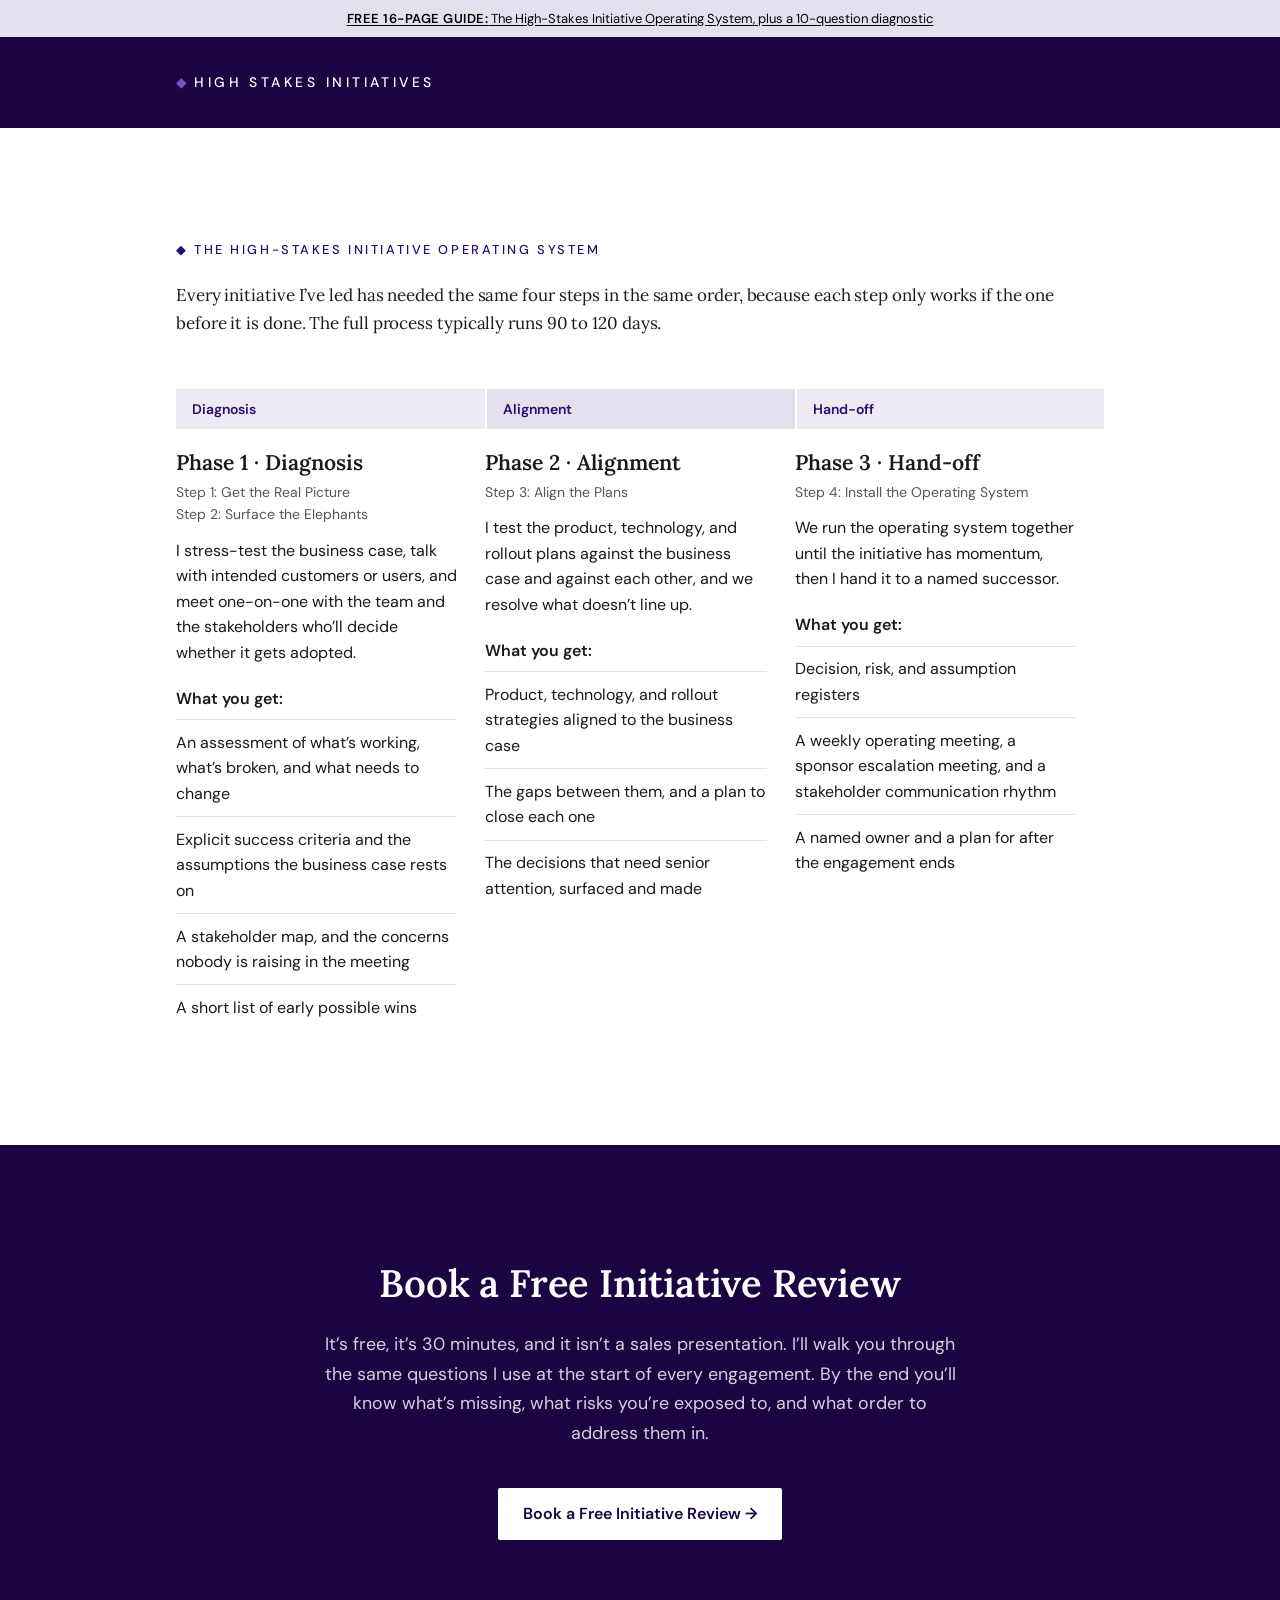
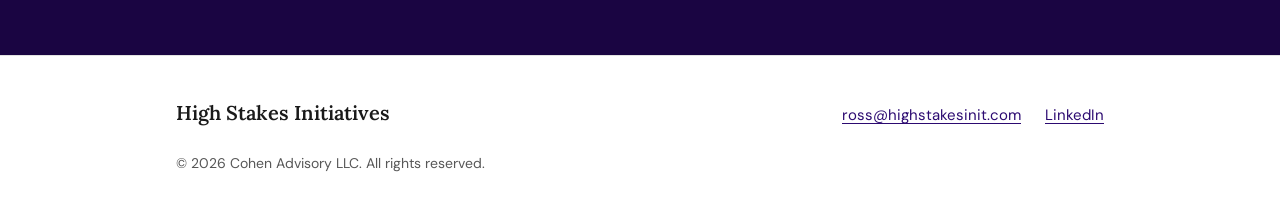
<file: process.html>
<!DOCTYPE html>
<html lang="en">
<head>
  <meta charset="utf-8">
  <meta name="viewport" content="width=device-width, initial-scale=1">
  <title>The High-Stakes Initiative Operating System | High Stakes Initiatives</title>
  <meta name="description" content="Every initiative I’ve led has needed the same four steps in the same order. Here’s how the engagement runs, phase by phase.">
  <link rel="canonical" href="https://www.highstakesinit.com/process.html">

  <meta property="og:type" content="website">
  <meta property="og:site_name" content="High Stakes Initiatives">
  <meta property="og:title" content="The High-Stakes Initiative Operating System | High Stakes Initiatives">
  <meta property="og:description" content="Every initiative I’ve led has needed the same four steps in the same order. Here’s how the engagement runs, phase by phase.">
  <meta property="og:url" content="https://www.highstakesinit.com/process.html">
  <meta property="og:image" content="https://www.highstakesinit.com/assets/og-image.png">
  <meta property="og:image:width" content="1200">
  <meta property="og:image:height" content="630">
  <meta name="twitter:card" content="summary_large_image">
  <meta name="twitter:title" content="The High-Stakes Initiative Operating System | High Stakes Initiatives">
  <meta name="twitter:description" content="Every initiative I’ve led has needed the same four steps in the same order. Here’s how the engagement runs, phase by phase.">
  <meta name="twitter:image" content="https://www.highstakesinit.com/assets/og-image.png">

  <link rel="icon" type="image/svg+xml" href="data:image/svg+xml,%3Csvg xmlns='http://www.w3.org/2000/svg' viewBox='0 0 32 32'%3E%3Crect width='32' height='32' fill='%232c0a71'/%3E%3Cpath d='M16 6 26 16 16 26 6 16z' fill='%23fff'/%3E%3C/svg%3E">

  <link rel="preconnect" href="https://fonts.googleapis.com">
  <link rel="preconnect" href="https://fonts.gstatic.com" crossorigin>
  <link rel="stylesheet" href="https://fonts.googleapis.com/css2?family=DM+Sans:opsz,wght@9..40,400;9..40,500;9..40,600&family=Lora:ital,wght@0,400;0,600;1,400;1,500&display=swap">
  <link rel="stylesheet" href="css/styles.css">

  <!-- TODO (analytics): add the analytics snippet here when one is chosen. -->
</head>
<body>

  <!-- site-header--solo: no dark hero follows, so the header row gets its own bottom padding -->
  <header class="site-header site-header--solo on-dark">
    <a class="topbar" href="guide.html"><strong>FREE 16-PAGE GUIDE:</strong> The High-Stakes Initiative Operating System, plus a 10-question diagnostic</a>
    <div class="container header-row">
      <a href="./" class="logo-mark" aria-label="High Stakes Initiatives, home"><span class="diamond" aria-hidden="true">◆</span> High Stakes Initiatives</a>    </div>
  </header>

  <main>

    <!-- The High-Stakes Initiative Operating System (four steps, three phases) -->
    <section class="section compact" aria-labelledby="os-heading">
      <div class="container">
        <div class="section-head">
          <h1 class="eyebrow" id="os-heading"><span class="diamond" aria-hidden="true">◆</span> The High-Stakes Initiative Operating System</h1>
          <p class="lead playbook-intro">Every initiative I’ve led has needed the same four steps in the same order, because each step only works if the one before it is done. The full process typically runs 90 to 120 days.</p>
        </div>

        <ol class="timeline">
          <li class="tl-phase">
            <div class="tl-bar" aria-hidden="true">Diagnosis</div>
            <div class="tl-body">
              <h2>Phase 1 · Diagnosis</h2>
              <p class="tl-steps">Step 1: Get the Real Picture<br>Step 2: Surface the Elephants</p>
              <p>I stress-test the business case, talk with intended customers or users, and meet one-on-one with the team and the stakeholders who’ll decide whether it gets adopted.</p>
              <p class="tl-get">What you get:</p>
              <ul class="tl-list">
                <li>An assessment of what’s working, what’s broken, and what needs to change</li>
                <li>Explicit success criteria and the assumptions the business case rests on</li>
                <li>A stakeholder map, and the concerns nobody is raising in the meeting</li>
                <li>A short list of early possible wins</li>
              </ul>
            </div>
          </li>
          <li class="tl-phase">
            <div class="tl-bar" aria-hidden="true">Alignment</div>
            <div class="tl-body">
              <h2>Phase 2 · Alignment</h2>
              <p class="tl-steps">Step 3: Align the Plans</p>
              <p>I test the product, technology, and rollout plans against the business case and against each other, and we resolve what doesn’t line up.</p>
              <p class="tl-get">What you get:</p>
              <ul class="tl-list">
                <li>Product, technology, and rollout strategies aligned to the business case</li>
                <li>The gaps between them, and a plan to close each one</li>
                <li>The decisions that need senior attention, surfaced and made</li>
              </ul>
            </div>
          </li>
          <li class="tl-phase">
            <div class="tl-bar" aria-hidden="true">Hand-off</div>
            <div class="tl-body">
              <h2>Phase 3 · Hand-off</h2>
              <p class="tl-steps">Step 4: Install the Operating System</p>
              <p>We run the operating system together until the initiative has momentum, then I hand it to a named successor.</p>
              <p class="tl-get">What you get:</p>
              <ul class="tl-list">
                <li>Decision, risk, and assumption registers</li>
                <li>A weekly operating meeting, a sponsor escalation meeting, and a stakeholder communication rhythm</li>
                <li>A named owner and a plan for after the engagement ends</li>
              </ul>
            </div>
          </li>
        </ol>
      </div>
    </section>

    <!-- Final CTA (same as the homepage) -->
    <section class="section bg-deep on-dark cta-band" aria-labelledby="cta-heading">
      <div class="container">
        <h2 id="cta-heading">Book a Free Initiative Review</h2>
        <p>It’s free, it’s 30 minutes, and it isn’t a sales presentation. I’ll walk you through the same questions I use at the start of every engagement. By the end you’ll know what’s missing, what risks you’re exposed to, and what order to address them in.</p>
        <div class="btn-row">
          <a class="btn btn-light" href="https://calendar.app.google/Nv3dT4DiFJSwewsb7" target="_blank" rel="noopener">Book a Free Initiative Review&nbsp;→</a>
        </div>
      </div>
    </section>

  </main>

  <footer class="site-footer">
    <div class="container">
      <div class="footer-row">
        <p class="wordmark">High Stakes Initiatives</p>
        <ul class="footer-links">
          <li><a href="mailto:ross@highstakesinit.com">ross@highstakesinit.com</a></li>
          <li><a href="https://www.linkedin.com/in/recohen">LinkedIn</a></li>
        </ul>
      </div>
      <p class="legal">© 2026 Cohen Advisory LLC. All rights reserved.</p>
    </div>
  </footer>

</body>
</html>
</file>
<file: css/styles.css>
/* =============================================================
   High Stakes Initiatives — shared stylesheet
   1. Tokens
   2. Base & typography
   3. Layout utilities
   4. Components (top bar, header, buttons, eyebrow, forms, footer)
   5. Page sections
   ============================================================= */


/* 1. Tokens
   ------------------------------------------------------------- */

:root {
  /* Color */
  --black: #000000;
  --eggplant-deep: #1a0542;
  --eggplant: #2c0a71;
  --eggplant-hover: #3f217e;
  --violet: #7b4fbf;
  --lavender-100: #edeaf3;
  --lavender-200: #e4e0ed;
  --panel: #f7f9fb;
  --ink: #1a1a1a;
  --ink-muted: #575757;
  --rule: #e2e2e2;
  --on-dark: #ffffff;
  --on-dark-muted: #d5d1dc;
  --white: #ffffff;
  --status-green: #7fd1a8; /* hero headline only */
  --status-red: #ff7b7b;   /* hero headline only */

  /* Type families */
  --serif: Lora, Georgia, "Times New Roman", serif;
  --sans: "DM Sans", system-ui, -apple-system, "Segoe UI", sans-serif;

  /* Type scale — fluid between 360px and 1440px */
  --fs-h1: clamp(2.25rem, 1.75rem + 2.222vw, 3.75rem);
  --fs-h2: clamp(1.75rem, 1.5rem + 1.111vw, 2.5rem);
  --fs-h3: clamp(1.2rem, 1.15rem + 0.222vw, 1.35rem);
  --fs-lead: clamp(1.4rem, 1.25rem + 0.667vw, 1.85rem);
  --fs-body: clamp(1.0625rem, 1.0417rem + 0.093vw, 1.125rem);
  --fs-small: 0.875rem;
  --fs-eyebrow: clamp(0.75rem, 0.7292rem + 0.093vw, 0.8125rem);
  --fs-numeral: clamp(3rem, 2.667rem + 1.481vw, 4rem);
  --fs-logo: clamp(0.8125rem, 0.7917rem + 0.093vw, 0.875rem);

  /* Layout */
  --container: 58rem; /* full content width; --measure (38rem) is the reading width */
  --measure: 38rem;
  --gutter: clamp(1.25rem, 5vw, 3rem);
  --section-y: clamp(4rem, 9vw, 7.5rem);
  --radius: 2px;
  --ease: 150ms ease;
}


/* 2. Base & typography
   ------------------------------------------------------------- */

*,
*::before,
*::after {
  box-sizing: border-box;
}

html {
  -webkit-text-size-adjust: 100%;
  text-size-adjust: 100%;
}

body {
  margin: 0;
  background: var(--white);
  color: var(--ink);
  font-family: var(--sans);
  font-optical-sizing: auto;
  font-size: var(--fs-body);
  line-height: 1.65;
  -webkit-font-smoothing: antialiased;
  -moz-osx-font-smoothing: grayscale;
}

img {
  display: block;
  max-width: 100%;
  height: auto;
}

h1,
h2,
h3 {
  margin: 0;
  color: inherit;
  font-family: var(--serif);
  font-weight: 600;
}

h1 {
  font-size: var(--fs-h1);
  line-height: 1.1;
  letter-spacing: -0.01em;
}

h2 {
  font-size: var(--fs-h2);
  line-height: 1.2;
  letter-spacing: -0.005em;
}

h3 {
  font-size: var(--fs-h3);
  line-height: 1.3;
}

p {
  margin: 0 0 1.25em;
}

p:last-child {
  margin-bottom: 0;
}

strong {
  font-weight: 600;
}

a {
  color: var(--eggplant);
  text-decoration-thickness: 1px;
  text-underline-offset: 0.18em;
  transition: color var(--ease);
}

a:hover {
  color: var(--eggplant-hover);
}

:focus-visible {
  outline: 2px solid var(--eggplant);
  outline-offset: 3px;
}

.on-dark :focus-visible,
.on-dark:focus-visible {
  outline-color: var(--violet);
}

.lead {
  font-family: var(--serif);
  font-size: var(--fs-lead);
  font-weight: 400;
  line-height: 1.35;
  letter-spacing: -0.005em;
}

/* Lead headlines are prose: reading width */
h2.lead {
  max-width: var(--measure);
}

.visually-hidden {
  position: absolute;
  width: 1px;
  height: 1px;
  margin: -1px;
  padding: 0;
  overflow: hidden;
  clip: rect(0 0 0 0);
  white-space: nowrap;
  border: 0;
}

@media (prefers-reduced-motion: no-preference) {
  html {
    scroll-behavior: smooth;
  }
}

@media (prefers-reduced-motion: reduce) {
  *,
  *::before,
  *::after {
    transition: none !important;
  }
}


/* 3. Layout utilities
   ------------------------------------------------------------- */

.container {
  width: 100%;
  max-width: calc(var(--container) + 2 * var(--gutter));
  margin-inline: auto;
  padding-inline: var(--gutter);
}

.section {
  padding-block: var(--section-y);
}

.measure {
  max-width: var(--measure);
}

.bg-panel {
  background: var(--panel);
}

.bg-lavender {
  background: var(--lavender-100);
}

.bg-deep {
  background: var(--eggplant-deep);
  color: var(--on-dark-muted);
}

.bg-deep h1,
.bg-deep h2,
.bg-deep h3 {
  color: var(--on-dark);
}

.section-head {
  margin-bottom: clamp(2rem, 4vw, 3.5rem);
}

.section-head > h2 + p {
  max-width: var(--measure); /* intro line under a headline: reading width */
  margin-top: 1.5rem;
}

.grid-2,
.grid-3 {
  display: grid;
  gap: 2.5rem;
}

/* Keep grid children from being pushed wider than the viewport */
.grid-2 > *,
.grid-3 > *,
.promo > *,
.about > *,
.faq > *,
.hero-split > *,
.inside > *,
.fit > * {
  min-width: 0;
}

@media (min-width: 48rem) {
  .grid-2 {
    grid-template-columns: 1fr 1fr;
    gap: 3rem;
  }
}

@media (min-width: 60rem) {
  .grid-3 {
    grid-template-columns: repeat(3, 1fr);
    gap: 2.75rem;
  }
}


/* 4. Components
   ------------------------------------------------------------- */

/* Top announcement bar */
.topbar {
  display: block;
  padding: 0.6rem var(--gutter);
  background: var(--lavender-200);
  color: var(--black);
  font-size: 0.8125rem;
  line-height: 1.35;
  text-align: center;
  text-decoration: underline;
}

.topbar:hover {
  color: var(--black);
  text-decoration-thickness: 2px;
}

/* Light banner: eggplant focus ring (beats the violet one the dark header sets) */
.site-header .topbar:focus-visible {
  outline-color: var(--eggplant);
  outline-offset: -4px;
}

.topbar strong {
  letter-spacing: 0.04em;
}

/* Header row (sits on the hero's background) */
.site-header {
  position: relative;
  z-index: 1;
  background: var(--eggplant-deep);
  /* Hides a sub-pixel seam where the header meets the hero */
  box-shadow: 0 1px 0 var(--eggplant-deep);
}

.header-row {
  display: flex;
  flex-wrap: wrap;
  align-items: center;
  justify-content: space-between;
  gap: 1rem 1.5rem;
  padding-top: clamp(1.5rem, 3vw, 2.25rem);
}

.logo-mark {
  color: var(--on-dark);
  font-family: var(--sans);
  font-size: var(--fs-logo);
  font-weight: 500;
  line-height: 1.3;
  letter-spacing: 0.25em;
  text-decoration: none;
  text-transform: uppercase;
}

.logo-mark:hover {
  color: var(--on-dark);
}

.logo-mark .diamond {
  color: var(--violet);
  letter-spacing: 0;
}

/* Pages with no dark hero below the header (process.html): close the dark band */
.site-header--solo .header-row {
  padding-bottom: clamp(1.5rem, 3vw, 2.25rem);
}

/* Landing page: header on the pale lavender hero */
.site-header.header-light {
  background: var(--lavender-100);
  box-shadow: 0 1px 0 var(--lavender-100);
}

.header-light .logo-mark,
.header-light .logo-mark:hover {
  color: var(--eggplant);
}

/* Buttons */
.btn {
  display: inline-flex;
  align-items: center;
  justify-content: center;
  padding: 0.95rem 1.5rem;
  border: 1px solid transparent;
  border-radius: var(--radius);
  font-family: var(--sans);
  font-size: 1rem;
  font-weight: 600;
  line-height: 1.2;
  text-align: center;
  text-decoration: none;
  cursor: pointer;
  transition: background-color var(--ease), color var(--ease), border-color var(--ease);
}

.btn-primary {
  background: var(--eggplant);
  color: var(--white);
}

.btn-primary:hover {
  background: var(--eggplant-hover);
  color: var(--white);
}

.btn-light {
  background: var(--white);
  color: var(--eggplant-deep);
}

.btn-light:hover {
  background: var(--lavender-100);
  color: var(--eggplant-deep);
}

.btn-outline {
  border-color: var(--on-dark);
  background: transparent;
  color: var(--on-dark);
}

.btn-outline:hover {
  background: var(--eggplant);
  color: var(--on-dark);
}

.btn-sm {
  padding: 0.7rem 1.1rem;
  font-size: 0.9375rem;
}

.btn[disabled] {
  cursor: progress;
  opacity: 0.85;
}

.btn-row {
  display: flex;
  flex-wrap: wrap;
  gap: 0.75rem 1rem;
  margin-top: 2.5rem;
}

@media (max-width: 35.99rem) {
  .btn-row .btn {
    width: 100%;
  }
}

/* Eyebrow: ◆ LABEL */
.eyebrow {
  display: block;
  margin: 0 0 1.5rem;
  color: var(--eggplant);
  font-family: var(--sans);
  font-size: var(--fs-eyebrow);
  font-weight: 500;
  line-height: 1.2;
  letter-spacing: 0.2em;
  text-transform: uppercase;
}

.bg-deep .eyebrow {
  color: var(--on-dark);
}

.bg-deep .eyebrow .diamond {
  color: var(--violet);
}

/* Short violet rule under hero headlines */
.rule-accent {
  display: block;
  width: 3rem;
  height: 2px;
  margin: 2rem 0 1.75rem;
  background: var(--violet);
}

/* Guide paper (cover and page images) */
.paper {
  box-shadow:
    0 1px 2px rgba(26, 5, 66, 0.16),
    0 12px 24px -8px rgba(26, 5, 66, 0.24),
    0 32px 56px -24px rgba(26, 5, 66, 0.36);
}

.bg-deep .paper {
  box-shadow:
    0 0 0 1px rgba(123, 79, 191, 0.35),
    0 18px 32px -10px rgba(0, 0, 0, 0.55),
    0 40px 80px -30px rgba(0, 0, 0, 0.7);
}

.tilt {
  transform: rotate(-2deg);
}

/* Email form */
.form-wrap {
  max-width: 34rem;
  margin-top: 2.25rem;
}

.guide-form label {
  display: block;
  margin-bottom: 0.5rem;
  font-size: 0.9375rem;
  font-weight: 500;
}

.bg-deep .guide-form label {
  color: var(--on-dark);
}

.form-row {
  display: flex;
  flex-direction: column;
  gap: 0.75rem;
}

@media (min-width: 36rem) {
  .form-row {
    flex-direction: row;
  }
}

.guide-form input[type="email"] {
  flex: 1 1 auto;
  min-width: 0;
  min-height: 3rem;
  padding: 0.75rem 1rem;
  border: 1px solid var(--ink-muted);
  border-radius: var(--radius);
  background: var(--white);
  color: var(--ink);
  font-family: var(--sans);
  font-size: 1rem;
}

/* Lightest gray that still meets AA contrast on white */
.guide-form input[type="email"]::placeholder {
  color: #767676;
  opacity: 1;
}

.bg-deep .guide-form input[type="email"] {
  border-color: var(--white);
}

.guide-form .btn {
  flex: 0 0 auto;
  min-width: 0;
}

.hp {
  position: absolute;
  left: -10000px;
  width: 1px;
  height: 1px;
  overflow: hidden;
}

.form-error {
  margin-top: 1rem;
  padding-left: 0.875rem;
  border-left: 3px solid var(--violet);
  font-size: 0.9375rem;
  line-height: 1.5;
}

.bg-deep .form-error {
  color: var(--on-dark);
}

.bg-deep .form-error a {
  color: var(--on-dark);
}

.bg-deep .form-success {
  color: var(--on-dark);
}

.form-success {
  font-family: var(--serif);
  font-size: var(--fs-lead);
  line-height: 1.35;
  overflow-wrap: anywhere;
}

.form-success:focus {
  outline: none;
}

.form-success:focus-visible {
  outline: 2px solid var(--violet);
  outline-offset: 6px;
}

/* About (shared by both pages) */
.about {
  display: grid;
  gap: 2rem;
}

.about-photo {
  width: 45%;
  max-width: 12rem;
  aspect-ratio: 1 / 1;
  object-fit: cover;
  object-position: 50% 7%;
}

.about-text h2 {
  margin-bottom: 1.5rem;
}

/* Main page: oval crop */
.about-photo-right .about-photo {
  aspect-ratio: 4 / 5;
  border-radius: 50%;
  object-position: 50% 15%;
}

/* Label spans the full row, so the photo lines up with the first paragraph */
.about-head {
  grid-column: 1 / -1;
  margin-bottom: 0;
}

.about-text p {
  max-width: var(--measure);
}

@media (min-width: 48rem) {
  .about {
    grid-template-columns: 13rem 1fr;
    row-gap: 1.5rem;
    column-gap: clamp(2.5rem, 5vw, 4.5rem);
    align-items: start;
  }

  .about-photo {
    width: 100%;
    max-width: none;
  }

  .about-photo-right {
    /* Text column capped at reading width so the photo sits beside it, not at the far edge */
    grid-template-columns: minmax(0, var(--measure)) 13rem;
    justify-content: start;
    column-gap: 2rem;
  }
}

.contact-links {
  display: flex;
  flex-wrap: wrap;
  gap: 0.5rem 1.75rem;
  margin: 2rem 0 0;
  padding: 0;
  font-weight: 500;
  list-style: none;
}

/* Footer */
.site-footer {
  padding-block: 2.5rem 3rem;
  border-top: 1px solid var(--rule);
  color: var(--ink-muted);
  font-size: 0.9375rem;
}

.footer-row {
  display: flex;
  flex-wrap: wrap;
  align-items: baseline;
  justify-content: space-between;
  gap: 1rem 2rem;
}

.wordmark {
  margin: 0;
  color: var(--ink);
  font-family: var(--serif);
  font-size: 1.25rem;
  font-weight: 600;
}

.footer-links {
  display: flex;
  flex-wrap: wrap;
  gap: 0.5rem 1.5rem;
  margin: 0;
  padding: 0;
  list-style: none;
}

.legal {
  margin-top: 1.5rem;
  font-size: var(--fs-small);
  line-height: 1.5;
}


/* 5. Page sections
   ------------------------------------------------------------- */

/* Heroes (both pages) */
.hero {
  padding-top: clamp(3.5rem, 8vw, 6rem);
}

.hero h1 {
  max-width: 58rem;
}

/* Hero headline status words: colour and italics only */
.hero h1 .status-green {
  color: var(--status-green);
  font-style: italic;
}

.hero h1 .status-red {
  color: var(--status-red);
  font-style: italic;
}

.hero-sub {
  max-width: 58rem; /* same as .hero h1 */
  font-size: clamp(1.0625rem, 1rem + 0.278vw, 1.25rem);
  line-height: 1.6;
}

/* Main: credential line under the hero subhead */
.hero-cred {
  max-width: 58rem;
  margin-top: 1.5rem;
  color: var(--on-dark);
  font-size: 0.9375rem;
  font-weight: 500;
  line-height: 1.5;
}

.hero-cred .sep {
  margin-inline: 0.5em;
  color: var(--violet);
}

/* Main: The situation */
.situation h2.lead {
  margin-bottom: 2rem;
}

/* Main: narrative left (~60%), symptom box right (~40%) from 900px up */
.situation-cols {
  display: grid;
  gap: 3rem;
}

.situation-cols > * {
  min-width: 0;
}

@media (min-width: 56.25rem) {
  .situation-cols {
    grid-template-columns: 3fr 2fr;
    align-items: start;
  }

  /* Narrative fills its 60% column so the gap to the box stays ~3rem */
  .situation-cols > .measure {
    max-width: none;
  }
}

.symptoms {
  padding: 2rem;
  border-top: 2px solid var(--eggplant);
  background: var(--panel);
}

/* On a grey section (index2.html) the box turns white so it still reads as a box */
.bg-panel .symptoms {
  background: var(--white);
}

.symptoms h3 {
  margin-bottom: 0.75rem;
}

.symptom-list {
  margin: 1rem 0 0;
  padding: 0;
  border-bottom: 1px solid var(--rule);
  list-style: none;
}

.symptom-list li {
  display: grid;
  grid-template-columns: 1.75rem 1fr;
  padding-block: 0.85rem;
  border-top: 1px solid var(--rule);
}

/* Empty checkbox drawn in CSS: decorative, square-cornered like the rest of the site */
.symptom-list li::before {
  content: "";
  width: 0.95rem;
  height: 0.95rem;
  margin-top: 0.42em;
  border: 1.5px solid var(--eggplant);
  background: var(--white);
}

/* Closing line after the symptom list (in the Who It’s For section, and the old aside in drafts) */
.symptom-close {
  margin-top: 1.25rem;
  margin-bottom: 0.75rem;
}

.symptom-link {
  display: inline-block;
  font-weight: 600;
  text-decoration: none;
}

.symptom-link:hover,
.symptom-link:focus-visible {
  text-decoration: underline;
}

.callout {
  margin-top: 2.25rem;
  padding-left: 1.25rem;
  border-left: 3px solid var(--eggplant);
}

/* When a callout sits mid-text, give it the same space below as above */
.callout:not(:last-child) {
  margin-bottom: 2.25rem;
}

/* Main: Conventional playbook */
.playbook-intro {
  max-width: 58rem;
  font-size: var(--fs-body);
  line-height: 1.65;
}

.br-desktop {
  display: none;
}

@media (min-width: 48rem) {
  .br-desktop {
    display: inline;
  }
}

.myths {
  margin-top: clamp(2rem, 4vw, 3rem);
  border-top: 1px solid var(--rule);
}

.myth {
  display: grid;
  gap: 1rem;
  padding-block: clamp(1.75rem, 3.5vw, 2.5rem);
  border-bottom: 1px solid var(--rule);
}

.myth > * {
  min-width: 0;
}

.myth h3 {
  color: var(--eggplant);
  font-size: clamp(1.3rem, 1.2rem + 0.444vw, 1.6rem);
  font-style: italic;
  font-weight: 400;
  line-height: 1.35;
}

.myth p {
  max-width: var(--measure);
}

@media (min-width: 48rem) {
  .myth {
    grid-template-columns: 5fr 7fr;
    gap: clamp(2rem, 5vw, 4rem);
  }
}

.closing-lead {
  max-width: var(--measure);
  margin-top: clamp(2.5rem, 5vw, 3.5rem);
}

/* Main: tighter type for the Playbook and Operating System sections */
.compact {
  font-size: 1rem;
  line-height: 1.6;
}

.compact .playbook-intro {
  font-size: 1.0625rem;
}

/* Intro line under a section headline: standard body size even in compact sections */
.compact .section-head > h2 + p {
  font-size: var(--fs-body);
  line-height: 1.65;
}

.compact .myth {
  padding-block: clamp(1.25rem, 2.5vw, 1.75rem);
}

.compact .myth h3 {
  font-size: clamp(1.125rem, 1.08rem + 0.2vw, 1.3rem);
}

.compact .step {
  padding-block: clamp(1.25rem, 2.5vw, 1.75rem);
}

.compact .step-num {
  font-size: clamp(2.25rem, 2rem + 1vw, 3rem);
}

.compact .step h3 {
  margin-bottom: 0.5rem;
  font-size: 1.125rem;
}

@media (min-width: 48rem) {
  .compact .step {
    grid-template-columns: 5rem 1fr;
  }
}

/* Main: Operating system steps */
.steps {
  margin: 0;
  padding: 0;
  border-top: 1px solid var(--rule);
  list-style: none;
}

.step {
  display: grid;
  gap: 0.75rem;
  padding-block: clamp(1.75rem, 3.5vw, 2.5rem);
  border-bottom: 1px solid var(--rule);
}

.step-num {
  color: var(--eggplant);
  font-family: var(--serif);
  font-size: var(--fs-numeral);
  font-weight: 400;
  line-height: 1;
}

.step-body {
  max-width: 42rem;
}

.step .eyebrow {
  margin-bottom: 0.5rem;
}

.step h3 {
  margin-bottom: 0.75rem;
}

@media (min-width: 48rem) {
  .step {
    grid-template-columns: 7rem 1fr;
    gap: 2rem;
  }
}

.phase-box {
  margin-top: clamp(2.5rem, 5vw, 4rem);
  padding: clamp(1.5rem, 4vw, 2.5rem);
  background: var(--panel);
}

.phase-box p {
  max-width: 48rem;
}

/* Timeline: stacked phases on narrow screens, three equal columns from 900px */
.timeline {
  display: grid;
  gap: 2rem;
  margin: 1.5rem 0 0;
  padding: 0;
  list-style: none;
}

.tl-phase {
  min-width: 0;
}

.tl-bar {
  padding: 0.7rem 1rem;
  background: var(--lavender-100);
  color: var(--eggplant);
  font-size: var(--fs-small);
  font-weight: 600;
  line-height: 1.3;
}

.tl-phase:nth-child(2) .tl-bar {
  background: var(--lavender-200);
}

.tl-body {
  padding-top: 1.25rem;
}

.tl-body h2,
.tl-body h3 {
  margin-bottom: 0.25rem;
}

/* process.html: phase titles are h2 there (the page h1 is the eyebrow) but look like h3 */
.tl-body h2 {
  font-size: var(--fs-h3);
  line-height: 1.3;
  letter-spacing: normal;
}

/* Homepage: no step-names line between phase title and description, so add a little air
   (process.html uses h2 titles followed by .tl-steps, so this doesn't touch it) */
.tl-body h3 + p {
  margin-top: 0.6rem;
}


.tl-steps {
  margin-bottom: 0.75rem;
  color: var(--ink-muted);
  font-size: var(--fs-small);
}

.tl-get {
  margin-bottom: 0.5rem;
  font-weight: 600;
}

.tl-list {
  margin: 0;
  padding: 0;
  list-style: none;
}

.tl-list li {
  padding-block: 0.6rem;
  border-top: 1px solid var(--rule);
}

@media (min-width: 56.25rem) {
  .timeline {
    grid-template-columns: repeat(3, 1fr);
    gap: 0;
  }

  /* 2px white gaps between the bar segments */
  .tl-phase + .tl-phase .tl-bar {
    border-left: 2px solid var(--white);
  }

  .tl-body {
    padding-right: 1.75rem;
  }
}

/* Main: What I do — the gaps, one hairline row each (matches the FAQ rows).
   Stacked on mobile; from 768px the transition and skill sit left, the sentence right. */
.gaps {
  margin: 0;
  padding: 0;
  border-bottom: 1px solid var(--rule);
  list-style: none;
}

.gap-row {
  display: grid;
  padding-block: 1.75rem;
  border-top: 1px solid var(--rule);
}

.gap-row > * {
  min-width: 0;
}

/* Sequence cue: a 1px eggplant line down a narrow left gutter, with a ◆ marker
   level with each stage pair. The line starts at the first marker and stops at
   the last, so it never reaches the callout. --gap-mark is the vertical centre
   of the stage pair's first line (row padding + half of 1.2rem × 1.3). */
.gap-row {
  --gap-mark: calc(1.75rem + 0.78rem);
  position: relative;
  padding-left: 2rem;
}

.gap-row::after {
  content: "";
  position: absolute;
  top: -1px; /* bridge the row's top rule */
  bottom: 0;
  left: 0.5rem;
  border-left: 1px solid var(--eggplant);
}

.gap-row:first-child::after {
  top: var(--gap-mark);
}

.gap-row:last-child::after {
  bottom: calc(100% - var(--gap-mark));
}

.gap-marker {
  position: absolute;
  z-index: 1;
  top: var(--gap-mark);
  left: 0;
  width: 1rem;
  background: var(--white);
  color: var(--eggplant);
  font-size: 0.75rem;
  line-height: 1;
  text-align: center;
  transform: translateY(-50%);
}

/* On a grey section the marker's backing matches it, so the line still reads as passing behind */
.bg-panel .gap-marker {
  background: var(--panel);
}

.gap-transition {
  color: var(--ink);
  font-size: 1.2rem;
  line-height: 1.3;
}

.gap-arrow {
  color: var(--eggplant);
}

/* "What breaks" / "What I do" paragraphs: the base paragraph spacing (1.25em between,
   none after the last) is the same as the Before / What I did pair in the Results cards */
.gap-text {
  margin: 0.5rem 0 0;
}

/* Closing line uses .callout; the section runs full container width (matching
   the Operating System section), so the callout keeps a reading-width cap */
.gaps-note {
  max-width: var(--measure);
  margin-top: 2.5rem;
}

@media (min-width: 48rem) {
  /* Left column sized to the longest entry across ALL rows (rows share the
     list's columns via subgrid); descriptions take the rest */
  .gaps {
    display: grid;
    grid-template-columns: max-content minmax(0, 1fr);
    column-gap: var(--gutter);
  }

  .gap-row {
    grid-column: 1 / -1;
    grid-template-columns: 13rem minmax(0, 1fr); /* fallback without subgrid */
    column-gap: var(--gutter);
    align-items: start;
  }

  @supports (grid-template-columns: subgrid) {
    .gap-row {
      grid-template-columns: subgrid;
    }
  }

  .gap-transition {
    grid-column: 1;
  }

  .gap-text {
    grid-column: 2;
    margin-top: 0;
  }
}

/* Main: Results */
.results {
  display: grid;
  gap: 1.5rem;
}

@media (min-width: 48rem) {
  .results {
    grid-template-columns: 1fr 1fr;
    gap: 2rem;
  }
}

.results > * {
  min-width: 0;
}

.result-card {
  padding: 2rem;
  border-top: 2px solid var(--eggplant);
  background: var(--white);
}

.result-card .eyebrow {
  margin-bottom: 1rem;
}

/* Same size and color as the Operating System step numerals */
.result-figure {
  margin: 0;
  color: var(--eggplant);
  font-family: var(--serif);
  font-size: clamp(2.25rem, 2rem + 1vw, 3rem);
  font-weight: 400;
  line-height: 1;
}

.result-desc {
  margin: 0.5rem 0 0;
  color: var(--ink-muted);
}

.result-body {
  margin-top: 1.5rem;
  padding-top: 1.5rem;
  border-top: 1px solid var(--rule);
}

/* Main: In their words — testimonial carousel. Everything left-aligned.
   Default (no JS): quotes stacked, controls hidden. .is-ready (added by the
   script): one quote at a time with a crossfade, and one row of controls
   below it (prev, dots, next) aligned with the quote text. */
/* Spans the full 58rem content width */
.tcar {
  --tcar-indent: calc(1.25rem + 3px); /* .callout rule (3px) + its padding: where quote text starts */
}

.tcar-slide {
  margin: 0;
}

.tcar-slide + .tcar-slide {
  margin-top: 2.5rem;
}

/* Left rule matches .callout: 3px eggplant, 1.25rem padding */
.tcar-quote {
  margin: 0;
  padding-left: 1.25rem;
  border-left: 3px solid var(--eggplant);
  color: var(--ink);
  font-family: var(--serif);
  font-size: var(--fs-h3); /* one step up from body */
  font-weight: 400;
  line-height: 1.55;
}

.tcar-quote p {
  margin: 0;
}

/* Attribution indented to the quote text, not the rule */
.tcar .tcar-cite {
  margin: 1.25rem 0 0 var(--tcar-indent);
}

.tcar-btn,
.tcar-dots {
  display: none;
}

/* Carousel mode: slide area on top, one control row below it */
.tcar.is-ready {
  display: grid;
  grid-template-areas:
    "view view view"
    "prev dots next";
  /* last column takes the remaining width so the slide area (which spans all
     three) is full reading width; its slides are absolute and add no width */
  grid-template-columns: auto auto 1fr;
  align-items: center;
  row-gap: 1.25rem;
}

.tcar.is-ready .tcar-viewport {
  position: relative;
  grid-area: view;
  touch-action: pan-y; /* vertical scrolling stays with the page; horizontal drags are swipes */
}

.tcar.is-ready .tcar-slide {
  position: absolute;
  top: 0;
  right: 0;
  left: 0;
  margin-top: 0;
  opacity: 0;
  visibility: hidden;
  transition: opacity 280ms ease, visibility 0s linear 280ms;
}

.tcar.is-ready .tcar-slide.is-active {
  opacity: 1;
  visibility: visible;
  transition: opacity 280ms ease, visibility 0s;
}

/* Plain arrows: no box, 44×44 invisible tap target, glyph pushed to the outer edge */
.tcar.is-ready .tcar-btn {
  display: inline-flex;
  align-items: center;
  width: 2.75rem;
  height: 2.75rem;
  padding: 0;
  border: 0;
  background: none;
  color: var(--eggplant);
  font-family: var(--sans);
  font-size: 1.25rem;
  line-height: 1;
  text-align: left; /* override the browser's centered button text */
  cursor: pointer;
  transition: opacity var(--ease);
}

.tcar.is-ready .tcar-btn:hover {
  opacity: 0.65;
}

.tcar.is-ready .tcar-prev {
  grid-area: prev;
  justify-content: flex-start;
  margin-left: var(--tcar-indent); /* arrow starts at the quote text's left edge */
}

.tcar.is-ready .tcar-next {
  grid-area: next;
  justify-self: start;
  justify-content: flex-end;
}

.tcar.is-ready .tcar-dots {
  display: flex;
  grid-area: dots;
  align-items: center;
  gap: 0.25rem;
}

/* Dots are small brand diamonds; the button itself is a 24px hit target */
.tcar-dot {
  position: relative;
  width: 1.5rem;
  height: 1.5rem;
  padding: 0;
  border: 0;
  background: none;
  text-align: left;
  cursor: pointer;
}

.tcar-dot::before {
  content: "";
  position: absolute;
  top: 50%;
  left: 50%;
  width: 0.5rem;
  height: 0.5rem;
  border: 1px solid var(--eggplant);
  background: transparent;
  transform: translate(-50%, -50%) rotate(45deg);
}

.tcar-dot[aria-current="true"]::before {
  background: var(--eggplant);
}

@media (prefers-reduced-motion: reduce) {
  .tcar.is-ready .tcar-slide,
  .tcar.is-ready .tcar-slide.is-active {
    transition: none;
  }
}

/* Main: Start with the guide */
.promo {
  display: grid;
  gap: 3rem;
  align-items: center;
}

.promo-cover {
  width: 60%;
  margin-inline: auto;
}


.promo-text p {
  max-width: var(--measure);
}

.promo-text .btn {
  margin-top: 2rem;
}

@media (min-width: 48rem) {
  .promo {
    /* Text at reading width (38rem) + gap (up to 3.5rem) + cover (16rem) fits the 58rem container */
    grid-template-columns: minmax(0, var(--measure)) minmax(0, 16rem);
    justify-content: start;
    gap: clamp(2.5rem, 4vw, 3.5rem);
  }

  .promo-cover {
    width: 100%;
    margin-inline: 0;
  }
}

/* Main: FAQ */
/* Stacked rows: question left (1/3), answer right (2/3), hairlines between */
.faq {
  margin-top: clamp(1rem, 2vw, 1.5rem);
  border-bottom: 1px solid var(--rule);
}

.faq-item {
  display: grid;
  gap: 0.75rem;
  padding-block: 2rem;
  border-top: 1px solid var(--rule);
}

.faq-item > * {
  min-width: 0;
}

.faq-item h3 {
  color: var(--eggplant);
  font-style: italic;
  font-weight: 500;
}

.faq-item p {
  max-width: var(--measure);
}

@media (min-width: 48rem) {
  .faq-item {
    grid-template-columns: 1fr 2fr;
    gap: clamp(2rem, 5vw, 4rem);
    align-items: start;
  }
}

/* Final CTA bands */
.cta-band {
  text-align: center;
}

.cta-band h2 {
  margin-bottom: 1.5rem;
}

.cta-band p {
  max-width: 40rem;
  margin-inline: auto;
}

.cta-band .btn-row {
  justify-content: center;
}

.cta-narrow {
  max-width: 36rem;
  margin-inline: auto;
}

.cta-band .form-wrap {
  margin-inline: auto;
  text-align: left;
}

/* Landing: hero */
.hero-guide {
  padding-top: clamp(4rem, 9vw, 7rem);
}

.hero-split {
  display: grid;
  gap: 3.5rem;
  align-items: center;
}

.h1-sub {
  display: block;
  margin-top: 0.85rem;
  color: var(--ink-muted);
  font-size: clamp(1.4rem, 1.2rem + 0.889vw, 2.1rem);
  font-weight: 400;
  line-height: 1.25;
  letter-spacing: 0;
}

.hero-cover {
  width: 70%;
  max-width: 24rem;
  margin-inline: auto;
}

@media (min-width: 60rem) {
  /* Text at reading width; the cover takes what's left of the 58rem container
     (about 16.5rem), matching the homepage guide promo */
  .hero-split {
    grid-template-columns: minmax(0, var(--measure)) minmax(0, 1fr);
    justify-content: start;
    gap: 3.5rem;
  }

  .hero-cover {
    width: 100%;
    max-width: none;
  }
}

.form-anchor {
  scroll-margin-top: 2rem;
}

/* Landing: What's inside */
.inside {
  display: grid;
  gap: 3rem;
}

.fan {
  position: relative;
  width: min(100%, 22rem);
  aspect-ratio: 10 / 9;
  margin-inline: auto;
}

/* Four pages fanned left to right; the last one (the diagnostic) sits in front */
.fan img {
  position: absolute;
  width: 52%;
}

.fan img:nth-child(1) {
  top: 12%;
  left: 2%;
  transform: rotate(-7deg);
}

.fan img:nth-child(2) {
  top: 5%;
  left: 15%;
  transform: rotate(-3deg);
}

.fan img:nth-child(3) {
  top: 8%;
  left: 28%;
  transform: rotate(1deg);
}

.fan img:nth-child(4) {
  top: 14%;
  left: 42%;
  transform: rotate(5deg);
}

.inside-list {
  margin: 0;
  padding: 0;
  border-top: 1px solid var(--rule);
  list-style: none;
  counter-reset: inside;
}

/* Numbered rows: small Lora numerals in a narrow left column */
.inside-list li {
  display: grid;
  grid-template-columns: 2.25rem 1fr;
  padding-block: 1rem;
  border-bottom: 1px solid var(--rule);
  font-size: 0.9375rem;
  line-height: 1.55;
  counter-increment: inside;
}

.inside-list li::before {
  grid-row: 1 / span 2;
  color: var(--eggplant);
  font-family: var(--serif);
  padding-top: 0.2rem;
  font-size: 1.0625rem;
  line-height: 1;
  content: counter(inside, decimal-leading-zero);
}

.inside-list li > * {
  grid-column: 2;
  min-width: 0;
}

.inside-list h3 {
  margin-bottom: 0.25rem;
  font-size: 1.0625rem;
}

@media (min-width: 60rem) {
  .inside {
    grid-template-columns: 5fr 6fr;
    gap: 4.5rem;
    align-items: start;
  }

  .fan {
    width: 100%;
    max-width: 30rem;
  }
}

/* Landing: For you / not for you */
.fit {
  display: grid;
  gap: 1.5rem;
}

@media (min-width: 48rem) {
  .fit {
    grid-template-columns: 1fr 1fr;
    gap: 2rem;
  }
}

/* Flat cards: tinted panel, hairline edge, colored top bar */
.fit-col {
  padding: clamp(1.25rem, 3vw, 1.75rem);
  border: 1px solid var(--rule);
  border-top: 3px solid var(--eggplant);
  background: var(--panel);
  font-size: 0.9375rem;
  line-height: 1.55;
}

.fit-no {
  border-top-color: var(--ink-muted);
}

.fit h3 {
  font-size: 1.125rem;
  line-height: 1.3;
}

.fit-yes h3 {
  color: var(--eggplant);
}

.checklist {
  margin: 1rem 0 0;
  padding: 0;
  list-style: none;
}

.checklist li {
  display: grid;
  grid-template-columns: 1.25rem 1fr;
  gap: 0.5rem;
  padding-block: 0.65rem;
  border-top: 1px solid var(--rule);
}

.check {
  color: var(--eggplant);
  font-weight: 600;
}

.fit-no .check {
  color: var(--ink-muted);
}
</file>
